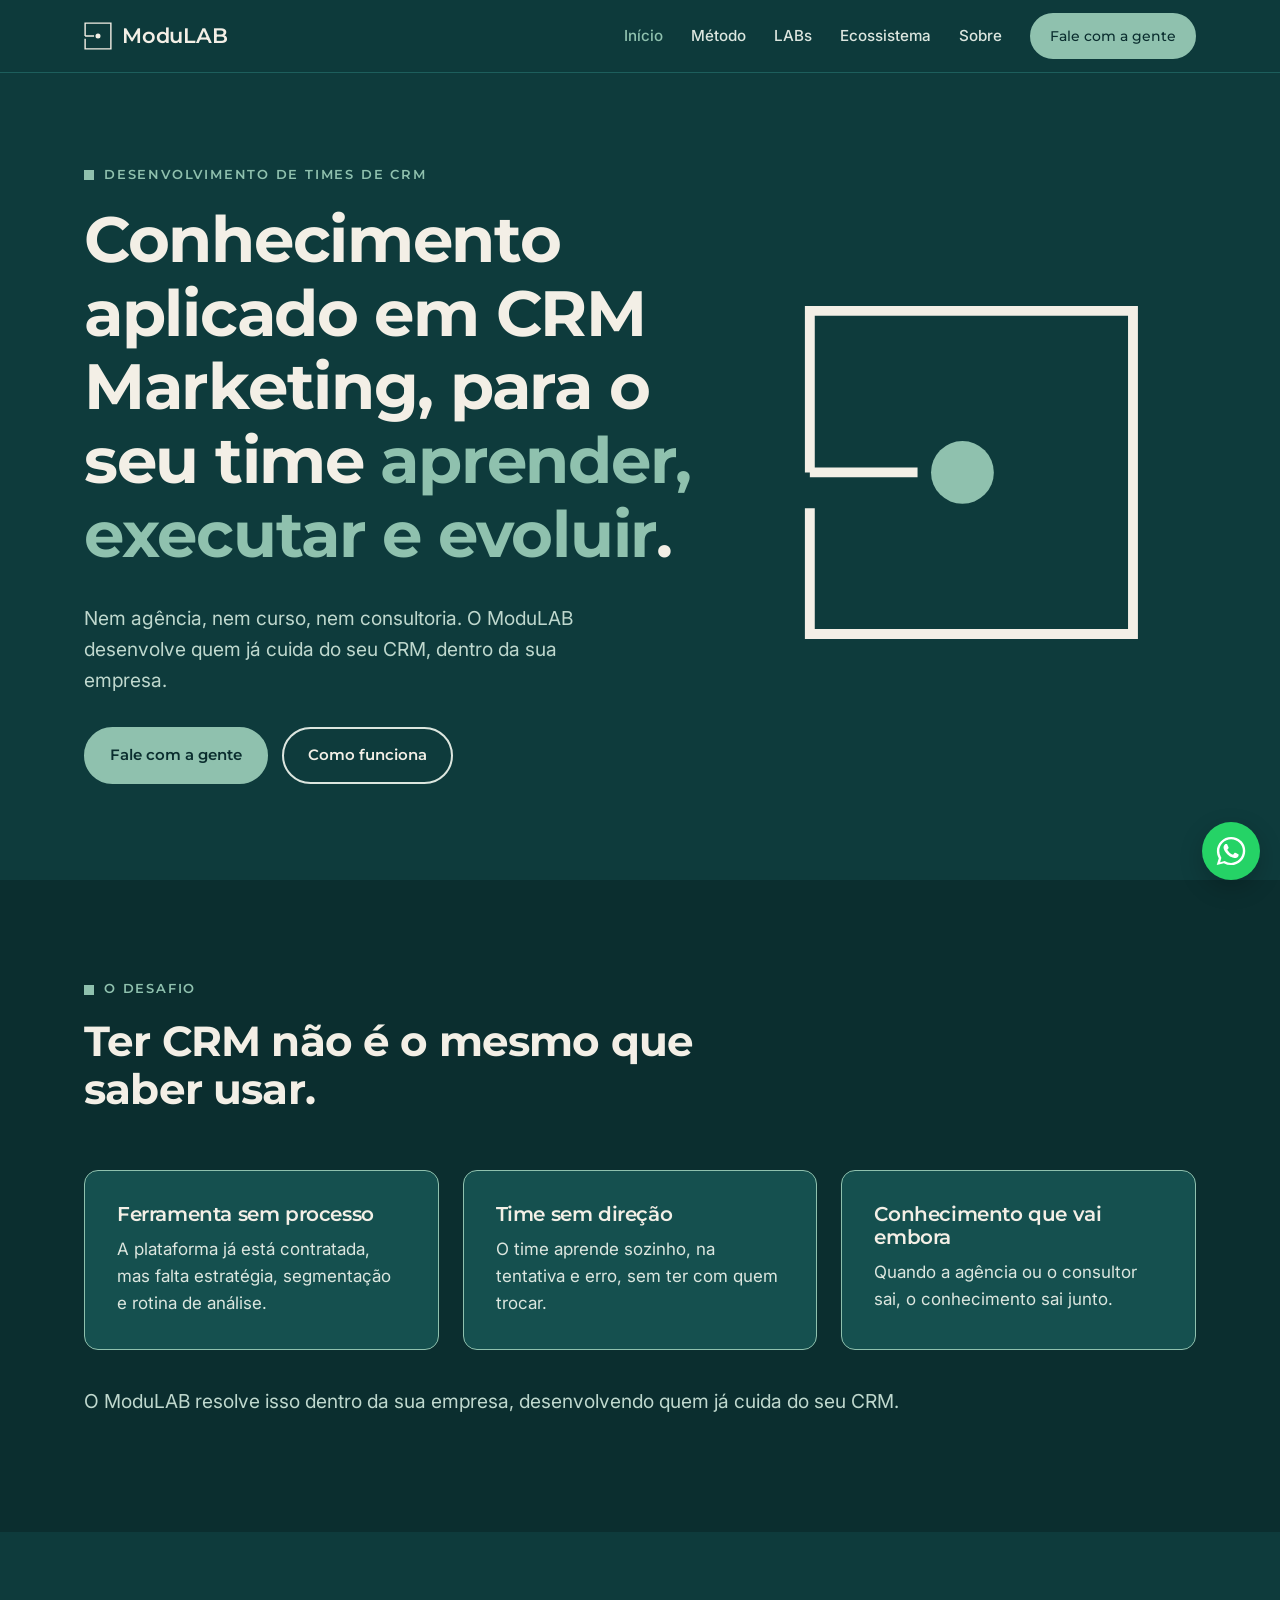
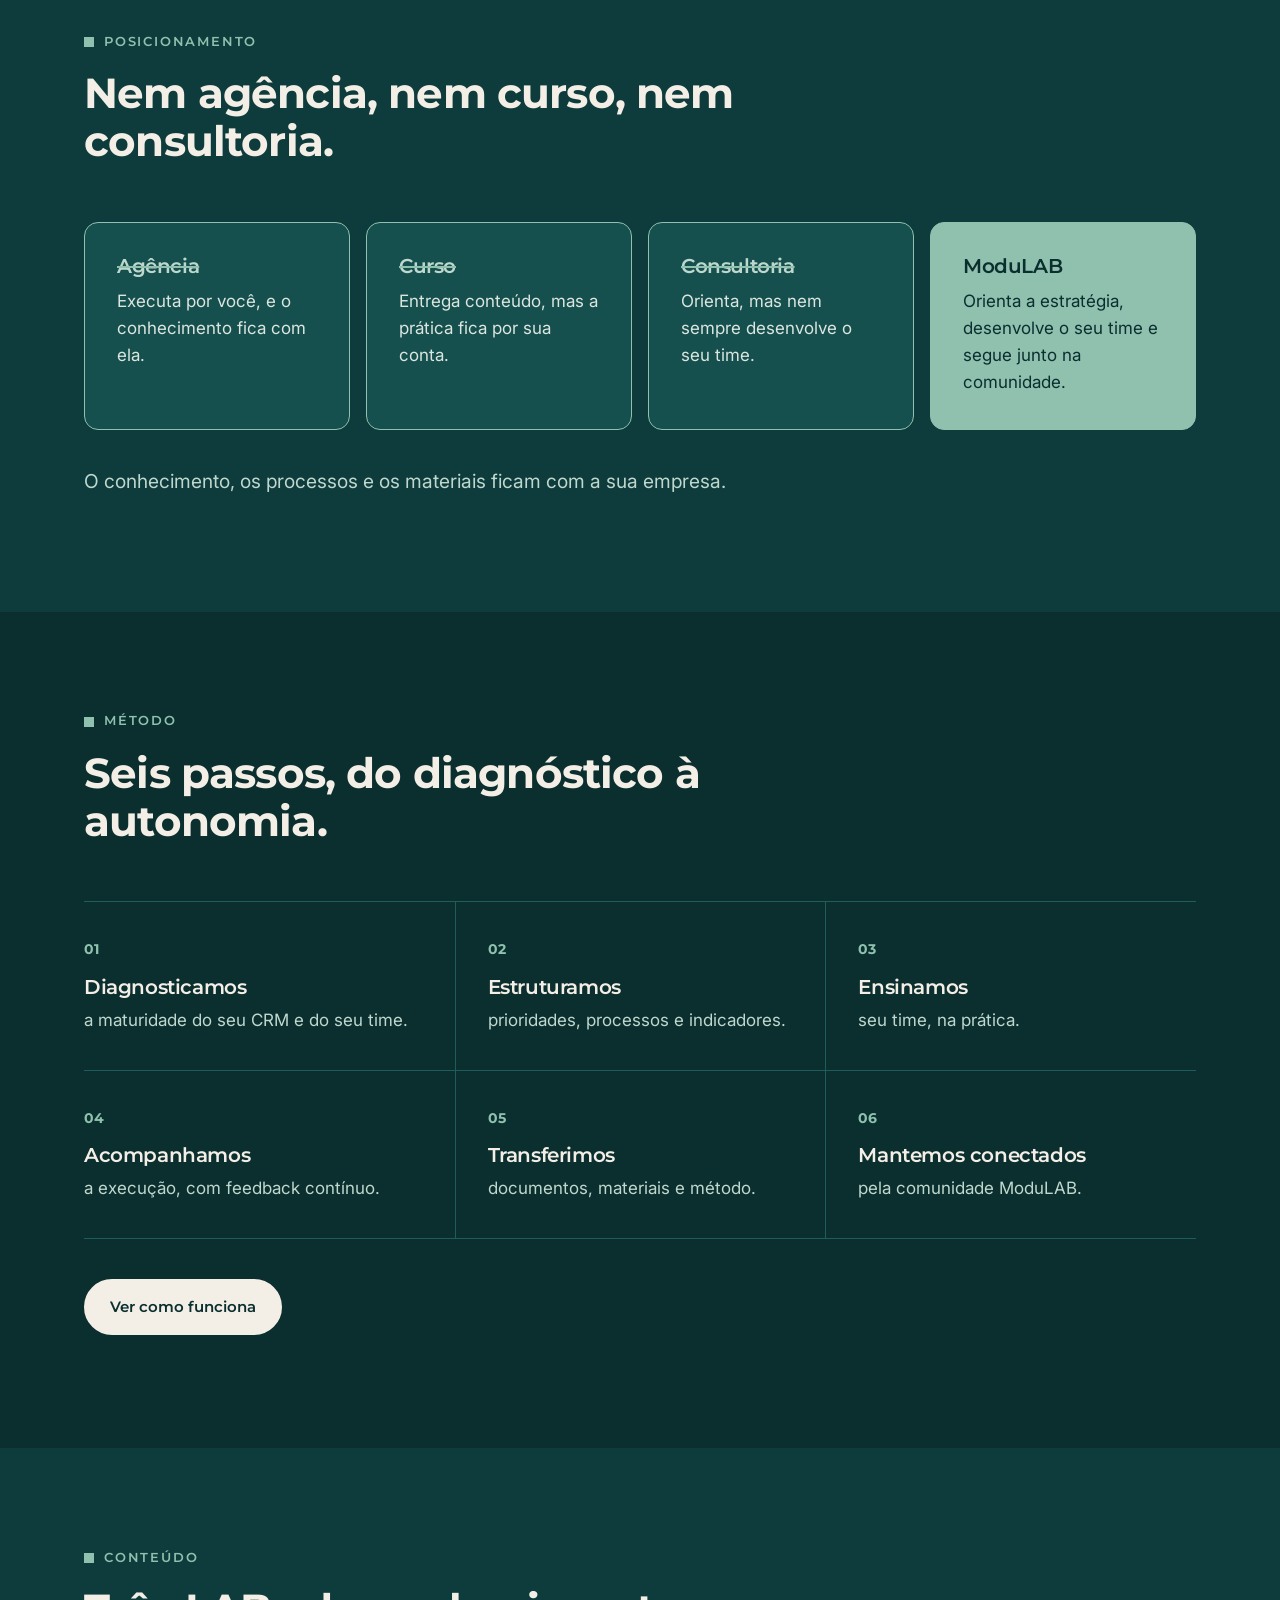
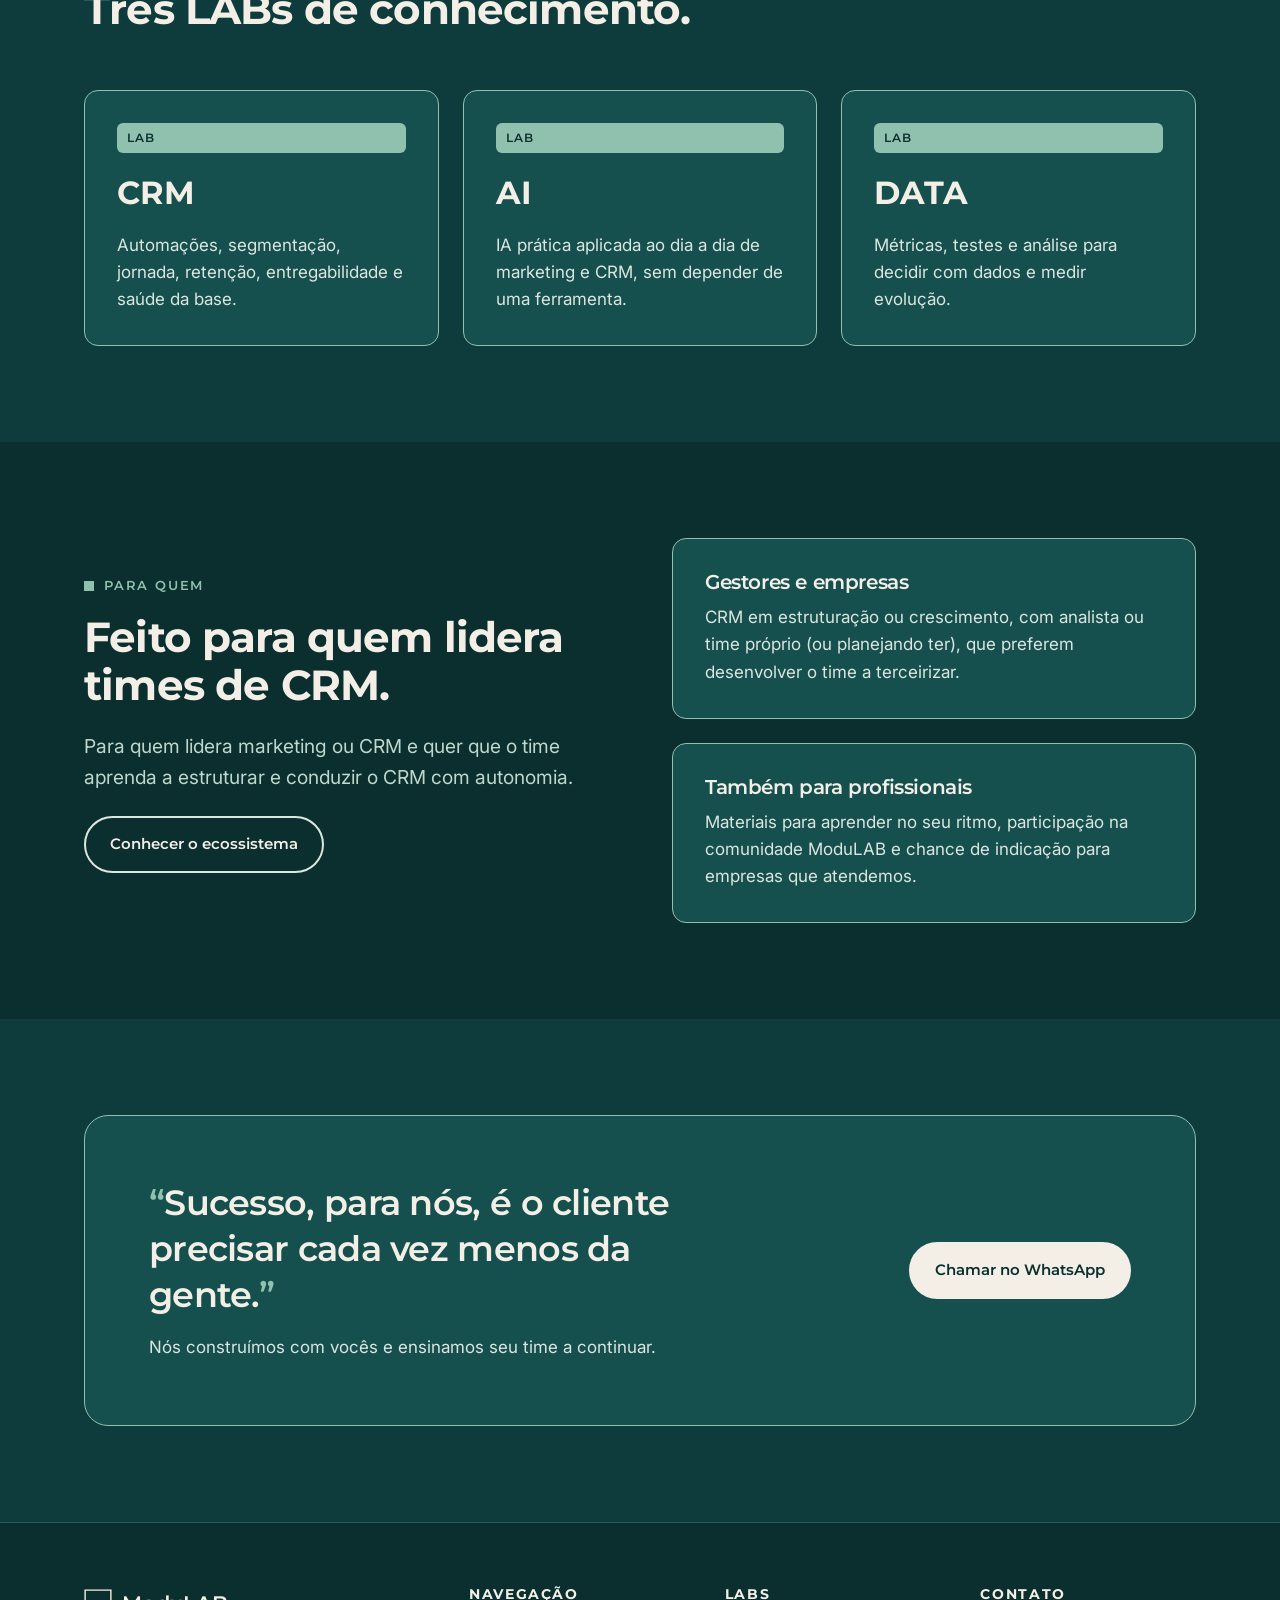
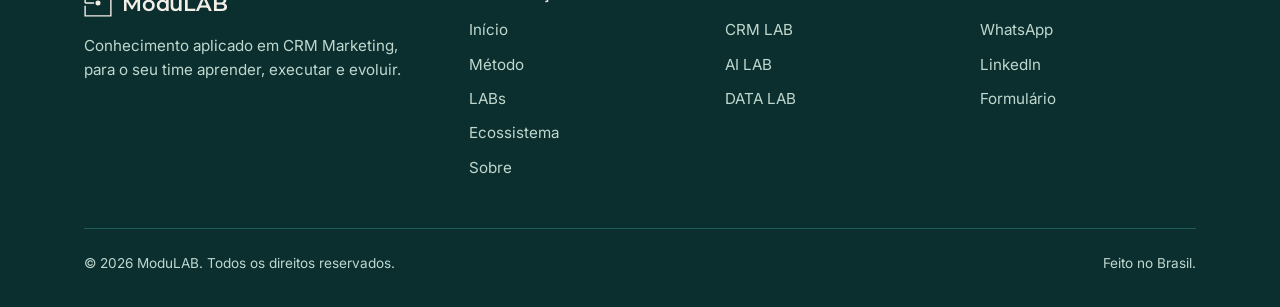
<file: index.html>
<!doctype html>
<html lang="pt-BR">
<head>
  <meta charset="utf-8">
  <meta name="viewport" content="width=device-width, initial-scale=1">
  <title>ModuLAB | Desenvolvimento de times de CRM</title>
  <meta name="description" content="Conhecimento aplicado em CRM Marketing, para o seu time aprender, executar e evoluir. O ModuLAB desenvolve quem já cuida do seu CRM.">
  <meta property="og:title" content="ModuLAB | Desenvolvimento de times de CRM">
  <meta property="og:description" content="Conhecimento aplicado em CRM Marketing, para o seu time aprender, executar e evoluir.">
  <meta property="og:type" content="website">
  <meta property="og:image" content="assets/logo-modulab.webp">
  <link rel="icon" href="assets/favicon.svg" type="image/svg+xml">
  <link rel="preconnect" href="https://fonts.googleapis.com">
  <link rel="preconnect" href="https://fonts.gstatic.com" crossorigin>
  <link href="https://fonts.googleapis.com/css2?family=Inter:wght@400;500;600&family=Montserrat:wght@600;700&display=swap" rel="stylesheet">
  <link rel="stylesheet" href="assets/style.css">
</head>
<body>
  <div data-header></div>

  <main>
    <section class="hero">
      <div class="wrap hero-grid">
        <div>
          <div class="eyebrow">Desenvolvimento de times de CRM</div>
          <h1>Conhecimento aplicado em CRM Marketing, para o seu time <span>aprender, executar e evoluir</span>.</h1>
          <p class="lead">Nem agência, nem curso, nem consultoria. O ModuLAB desenvolve quem já cuida do seu CRM, dentro da sua empresa.</p>
          <div class="actions">
            <a class="btn" href="contato.html">Fale com a gente</a>
            <a class="btn ghost" href="metodo.html">Como funciona</a>
          </div>
        </div>
        <div class="hero-art" aria-hidden="true">
          <svg class="hero-mark" viewBox="0 0 100 100" fill="none" stroke="currentColor" stroke-width="2.2">
            <path d="M14 50V14h72v72H14V58M14 50h24"/>
            <circle class="dot" cx="48" cy="50" r="7" stroke="none"/>
          </svg>
        </div>
      </div>
    </section>

    <section class="paper">
      <div class="wrap">
        <div class="section-head">
          <div class="eyebrow">O desafio</div>
          <h2>Ter CRM não é o mesmo que saber usar.</h2>
        </div>
        <div class="grid g3">
          <div class="card"><h3>Ferramenta sem processo</h3><p>A plataforma já está contratada, mas falta estratégia, segmentação e rotina de análise.</p></div>
          <div class="card"><h3>Time sem direção</h3><p>O time aprende sozinho, na tentativa e erro, sem ter com quem trocar.</p></div>
          <div class="card"><h3>Conhecimento que vai embora</h3><p>Quando a agência ou o consultor sai, o conhecimento sai junto.</p></div>
        </div>
        <p class="lead" style="margin-top:36px;max-width:none">O ModuLAB resolve isso dentro da sua empresa, desenvolvendo quem já cuida do seu CRM.</p>
      </div>
    </section>

    <section>
      <div class="wrap">
        <div class="section-head">
          <div class="eyebrow">Posicionamento</div>
          <h2>Nem agência, nem curso, nem consultoria.</h2>
        </div>
        <div class="compare">
          <div class="card"><h3>Agência</h3><p>Executa por você, e o conhecimento fica com ela.</p></div>
          <div class="card"><h3>Curso</h3><p>Entrega conteúdo, mas a prática fica por sua conta.</p></div>
          <div class="card"><h3>Consultoria</h3><p>Orienta, mas nem sempre desenvolve o seu time.</p></div>
          <div class="card us"><h3>ModuLAB</h3><p>Orienta a estratégia, desenvolve o seu time e segue junto na comunidade.</p></div>
        </div>
        <p class="lead" style="margin-top:36px;max-width:none">O conhecimento, os processos e os materiais ficam com a sua empresa.</p>
      </div>
    </section>

    <section class="dark">
      <div class="wrap">
        <div class="section-head">
          <div class="eyebrow">Método</div>
          <h2>Seis passos, do diagnóstico à autonomia.</h2>
        </div>
        <div class="steps">
          <div class="step"><h3>Diagnosticamos</h3><p>a maturidade do seu CRM e do seu time.</p></div>
          <div class="step"><h3>Estruturamos</h3><p>prioridades, processos e indicadores.</p></div>
          <div class="step"><h3>Ensinamos</h3><p>seu time, na prática.</p></div>
          <div class="step"><h3>Acompanhamos</h3><p>a execução, com feedback contínuo.</p></div>
          <div class="step"><h3>Transferimos</h3><p>documentos, materiais e método.</p></div>
          <div class="step"><h3>Mantemos conectados</h3><p>pela comunidade ModuLAB.</p></div>
        </div>
        <p style="margin-top:40px"><a class="btn light" href="metodo.html">Ver como funciona</a></p>
      </div>
    </section>

    <section>
      <div class="wrap">
        <div class="section-head">
          <div class="eyebrow">Conteúdo</div>
          <h2>Três LABs de conhecimento.</h2>
        </div>
        <div class="grid g3">
          <a class="card lab" href="labs.html#crm" style="text-decoration:none">
            <span class="tag">LAB</span><span class="lab-name">CRM</span>
            <p>Automações, segmentação, jornada, retenção, entregabilidade e saúde da base.</p>
          </a>
          <a class="card lab" href="labs.html#ai" style="text-decoration:none">
            <span class="tag">LAB</span><span class="lab-name">AI</span>
            <p>IA prática aplicada ao dia a dia de marketing e CRM, sem depender de uma ferramenta.</p>
          </a>
          <a class="card lab" href="labs.html#data" style="text-decoration:none">
            <span class="tag">LAB</span><span class="lab-name">DATA</span>
            <p>Métricas, testes e análise para decidir com dados e medir evolução.</p>
          </a>
        </div>
      </div>
    </section>

    <section class="paper">
      <div class="wrap split">
        <div>
          <div class="eyebrow">Para quem</div>
          <h2>Feito para quem lidera times de CRM.</h2>
          <p class="lead">Para quem lidera marketing ou CRM e quer que o time aprenda a estruturar e conduzir o CRM com autonomia.</p>
          <p style="margin-top:24px"><a class="btn ghost" href="ecossistema.html">Conhecer o ecossistema</a></p>
        </div>
        <div class="grid">
          <div class="card"><h3>Gestores e empresas</h3><p>CRM em estruturação ou crescimento, com analista ou time próprio (ou planejando ter), que preferem desenvolver o time a terceirizar.</p></div>
          <div class="card"><h3>Também para profissionais</h3><p>Materiais para aprender no seu ritmo, participação na comunidade ModuLAB e chance de indicação para empresas que atendemos.</p></div>
        </div>
      </div>
    </section>

    <section>
      <div class="wrap">
        <div class="cta">
          <div>
            <p class="quote" style="color:var(--offwhite);margin-bottom:16px">Sucesso, para nós, é o cliente precisar cada vez menos da gente.</p>
            <p>Nós construímos com vocês e ensinamos seu time a continuar.</p>
          </div>
          <div class="actions">
            <a class="btn light" data-wa>Chamar no WhatsApp</a>
          </div>
        </div>
      </div>
    </section>
  </main>

  <div data-footer></div>
  <script src="assets/main.js"></script>
</body>
</html>
</file>
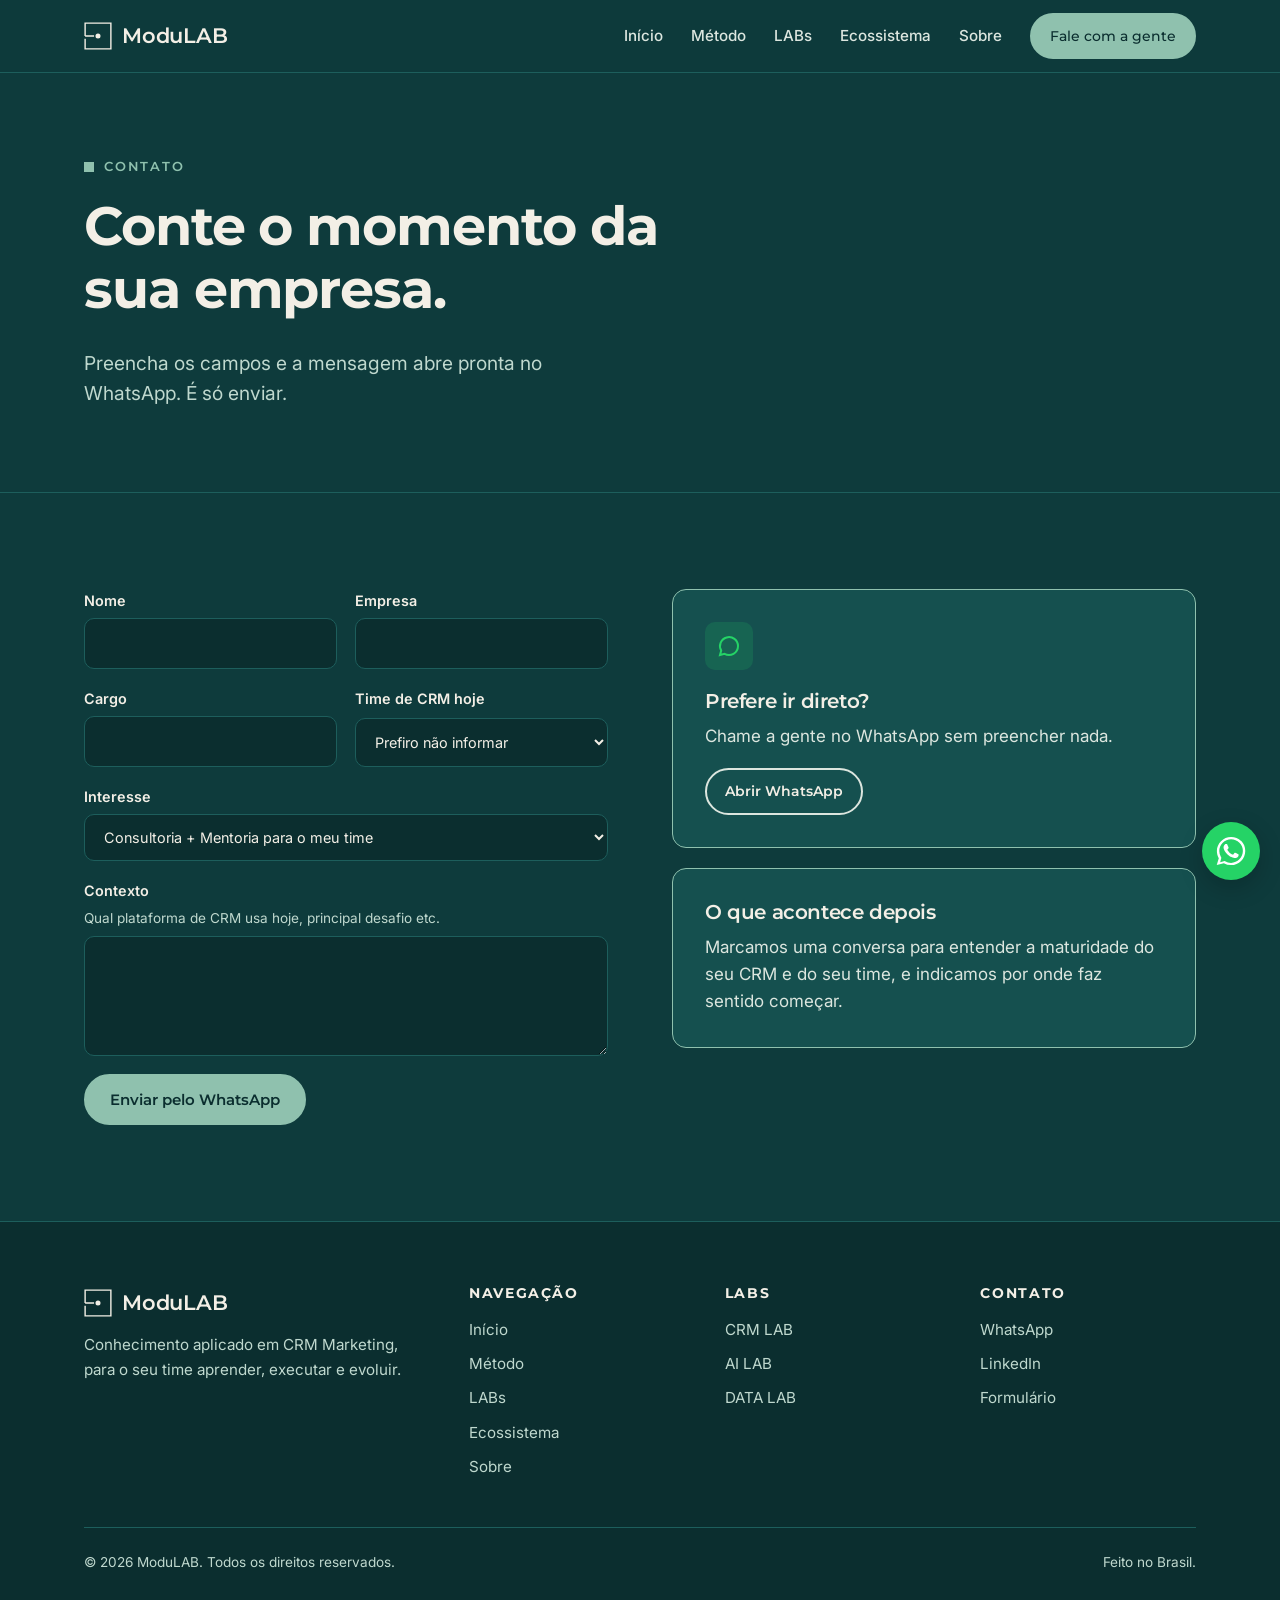
<file: contato.html>
<!doctype html>
<html lang="pt-BR">
<head>
  <meta charset="utf-8">
  <meta name="viewport" content="width=device-width, initial-scale=1">
  <title>Contato | ModuLAB</title>
  <meta name="description" content="Fale com o ModuLAB pelo WhatsApp e agende uma conversa sobre o CRM da sua empresa.">
  <link rel="icon" href="assets/favicon.svg" type="image/svg+xml">
  <link rel="preconnect" href="https://fonts.googleapis.com">
  <link rel="preconnect" href="https://fonts.gstatic.com" crossorigin>
  <link href="https://fonts.googleapis.com/css2?family=Inter:wght@400;500;600&family=Montserrat:wght@600;700&display=swap" rel="stylesheet">
  <link rel="stylesheet" href="assets/style.css">
</head>
<body>
  <div data-header></div>

  <main>
    <section class="page-hero">
      <div class="wrap">
        <div class="eyebrow">Contato</div>
        <h1>Conte o momento da sua empresa.</h1>
        <p class="lead">Preencha os campos e a mensagem abre pronta no WhatsApp. É só enviar.</p>
      </div>
    </section>

    <section>
      <div class="wrap split" style="align-items:start">
        <form id="contact-form" class="form">
          <div class="row">
            <label>Nome<input name="nome" required autocomplete="name"></label>
            <label>Empresa<input name="empresa" required autocomplete="organization"></label>
          </div>
          <div class="row">
            <label>Cargo<input name="cargo" autocomplete="organization-title"></label>
            <label>Time de CRM hoje
              <select name="time">
                <option value="">Prefiro não informar</option>
                <option>Ainda não temos, estamos planejando</option>
                <option>1 analista</option>
                <option>Time de 2 a 5 pessoas</option>
                <option>Time com mais de 5 pessoas</option>
              </select>
            </label>
          </div>
          <label>Interesse
            <select name="interesse" required>
              <option>Consultoria + Mentoria para o meu time</option>
              <option>Comunidade ModuLAB</option>
              <option>Materiais e trilhas</option>
              <option>Sou profissional de CRM</option>
              <option>Ainda não sei</option>
            </select>
          </label>
          <label>Contexto <span class="hint">Qual plataforma de CRM usa hoje, principal desafio etc.</span>
            <textarea name="mensagem"></textarea>
          </label>
          <div><button class="btn" type="submit">Enviar pelo WhatsApp</button></div>
        </form>

        <div class="contact-side">
          <div class="card">
            <div class="icon" style="background:rgba(37,211,102,.15);color:#25d366"><svg viewBox="0 0 24 24" fill="none" stroke="currentColor" stroke-width="2"><path d="M21 12a9 9 0 0 1-13.5 7.8L3 21l1.2-4.4A9 9 0 1 1 21 12z"/></svg></div>
            <h3>Prefere ir direto?</h3>
            <p style="margin-bottom:18px">Chame a gente no WhatsApp sem preencher nada.</p>
            <a class="btn ghost sm" data-wa>Abrir WhatsApp</a>
          </div>
          <div class="card">
            <h3>O que acontece depois</h3>
            <p>Marcamos uma conversa para entender a maturidade do seu CRM e do seu time, e indicamos por onde faz sentido começar.</p>
          </div>
        </div>
      </div>
    </section>
  </main>

  <div data-footer></div>
  <script src="assets/main.js"></script>
</body>
</html>
</file>
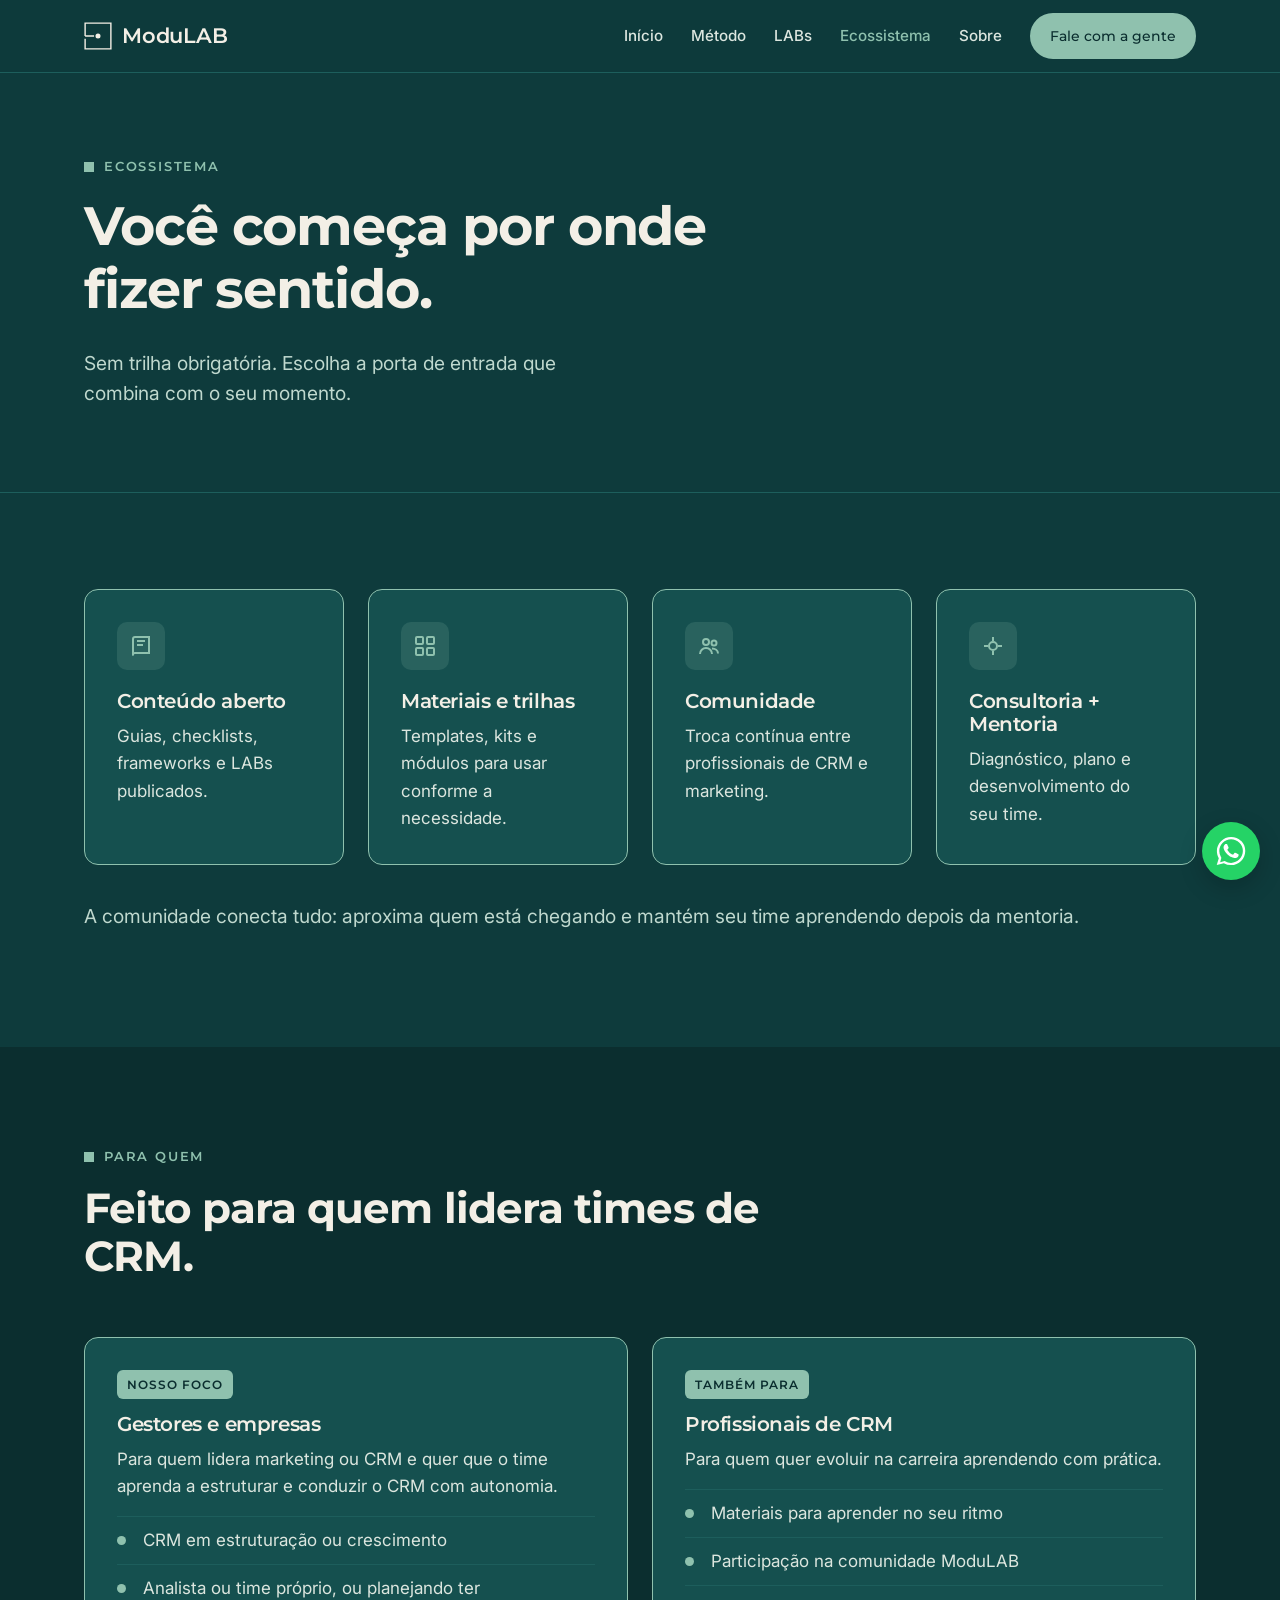
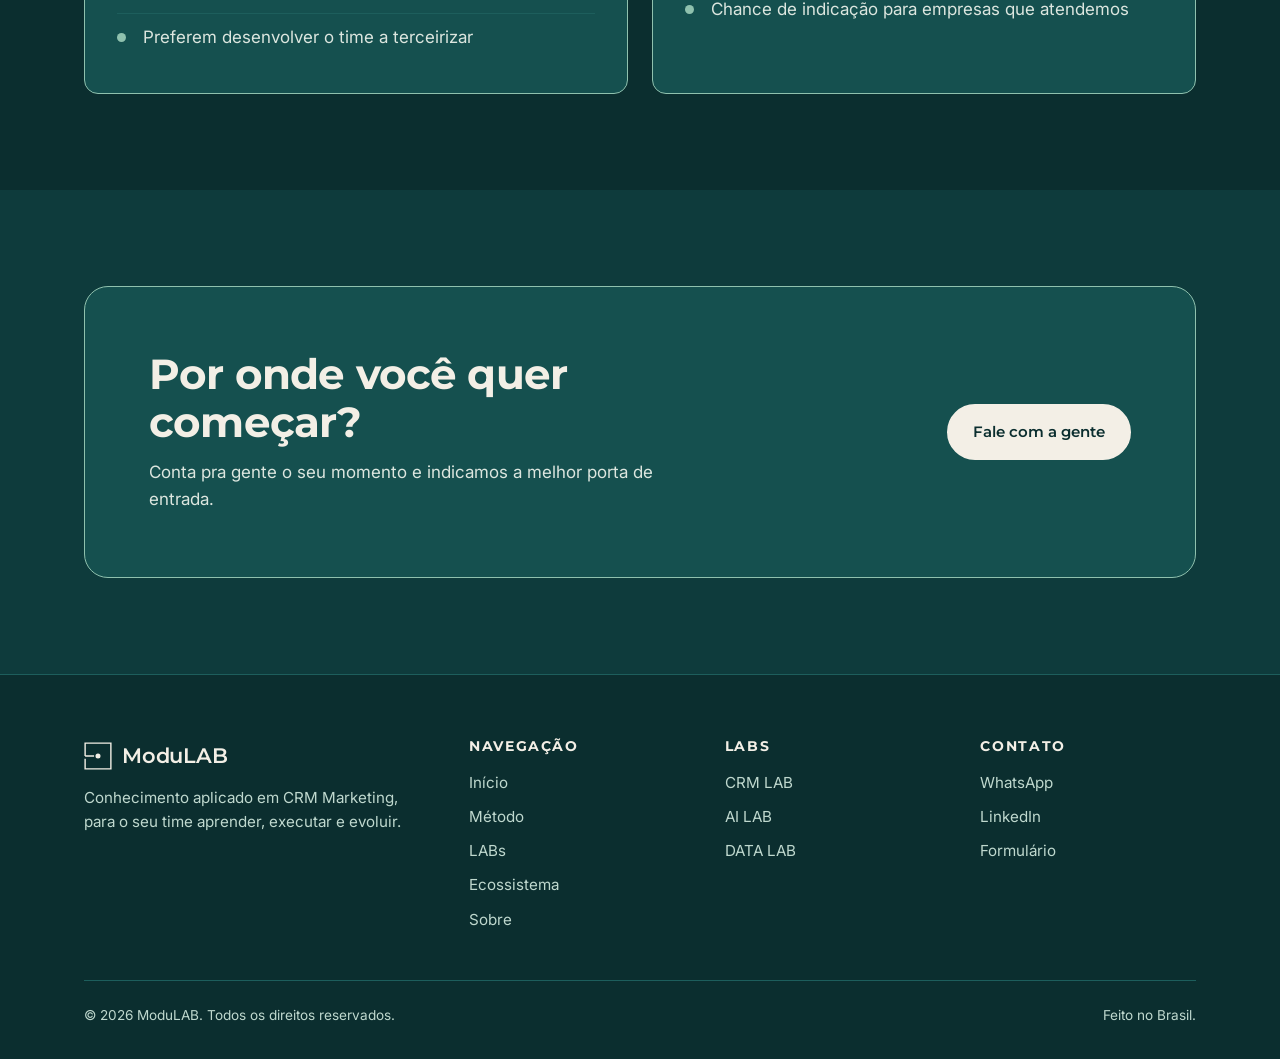
<file: ecossistema.html>
<!doctype html>
<html lang="pt-BR">
<head>
  <meta charset="utf-8">
  <meta name="viewport" content="width=device-width, initial-scale=1">
  <title>Ecossistema | ModuLAB</title>
  <meta name="description" content="Conteúdo aberto, materiais e trilhas, comunidade e consultoria com mentoria. Você começa por onde fizer sentido.">
  <link rel="icon" href="assets/favicon.svg" type="image/svg+xml">
  <link rel="preconnect" href="https://fonts.googleapis.com">
  <link rel="preconnect" href="https://fonts.gstatic.com" crossorigin>
  <link href="https://fonts.googleapis.com/css2?family=Inter:wght@400;500;600&family=Montserrat:wght@600;700&display=swap" rel="stylesheet">
  <link rel="stylesheet" href="assets/style.css">
</head>
<body>
  <div data-header></div>

  <main>
    <section class="page-hero">
      <div class="wrap">
        <div class="eyebrow">Ecossistema</div>
        <h1>Você começa por onde fizer sentido.</h1>
        <p class="lead">Sem trilha obrigatória. Escolha a porta de entrada que combina com o seu momento.</p>
      </div>
    </section>

    <section>
      <div class="wrap">
        <div class="grid g4">
          <div class="card">
            <div class="icon"><svg viewBox="0 0 24 24" fill="none" stroke="currentColor" stroke-width="2"><path d="M4 19.5V5a2 2 0 0 1 2-2h14v16H6a2 2 0 0 0-2 2.5z"/><path d="M8 7h8M8 11h6"/></svg></div>
            <h3>Conteúdo aberto</h3><p>Guias, checklists, frameworks e LABs publicados.</p>
          </div>
          <div class="card">
            <div class="icon"><svg viewBox="0 0 24 24" fill="none" stroke="currentColor" stroke-width="2"><rect x="3" y="3" width="7" height="7" rx="1"/><rect x="14" y="3" width="7" height="7" rx="1"/><rect x="3" y="14" width="7" height="7" rx="1"/><rect x="14" y="14" width="7" height="7" rx="1"/></svg></div>
            <h3>Materiais e trilhas</h3><p>Templates, kits e módulos para usar conforme a necessidade.</p>
          </div>
          <div class="card">
            <div class="icon"><svg viewBox="0 0 24 24" fill="none" stroke="currentColor" stroke-width="2"><circle cx="9" cy="8" r="3"/><circle cx="17" cy="9" r="2.5"/><path d="M3 20c0-3.3 2.7-6 6-6s6 2.7 6 6M15 14.5c3 0 6 1.8 6 5"/></svg></div>
            <h3>Comunidade</h3><p>Troca contínua entre profissionais de CRM e marketing.</p>
          </div>
          <div class="card">
            <div class="icon"><svg viewBox="0 0 24 24" fill="none" stroke="currentColor" stroke-width="2"><path d="M12 3v4M12 17v4M3 12h4M17 12h4"/><circle cx="12" cy="12" r="4"/></svg></div>
            <h3>Consultoria + Mentoria</h3><p>Diagnóstico, plano e desenvolvimento do seu time.</p>
          </div>
        </div>
        <p class="lead" style="margin-top:36px;max-width:none">A comunidade conecta tudo: aproxima quem está chegando e mantém seu time aprendendo depois da mentoria.</p>
      </div>
    </section>

    <section class="paper">
      <div class="wrap">
        <div class="section-head">
          <div class="eyebrow">Para quem</div>
          <h2>Feito para quem lidera times de CRM.</h2>
        </div>
        <div class="grid g2">
          <div class="card">
            <span class="tag">Nosso foco</span>
            <h3 style="margin-top:14px">Gestores e empresas</h3>
            <p>Para quem lidera marketing ou CRM e quer que o time aprenda a estruturar e conduzir o CRM com autonomia.</p>
            <div class="duo" style="display:block"><ul>
              <li>CRM em estruturação ou crescimento</li>
              <li>Analista ou time próprio, ou planejando ter</li>
              <li>Preferem desenvolver o time a terceirizar</li>
            </ul></div>
          </div>
          <div class="card">
            <span class="tag">Também para</span>
            <h3 style="margin-top:14px">Profissionais de CRM</h3>
            <p>Para quem quer evoluir na carreira aprendendo com prática.</p>
            <div class="duo" style="display:block"><ul>
              <li>Materiais para aprender no seu ritmo</li>
              <li>Participação na comunidade ModuLAB</li>
              <li>Chance de indicação para empresas que atendemos</li>
            </ul></div>
          </div>
        </div>
      </div>
    </section>

    <section>
      <div class="wrap">
        <div class="cta">
          <div>
            <h2>Por onde você quer começar?</h2>
            <p>Conta pra gente o seu momento e indicamos a melhor porta de entrada.</p>
          </div>
          <div class="actions"><a class="btn light" href="contato.html">Fale com a gente</a></div>
        </div>
      </div>
    </section>
  </main>

  <div data-footer></div>
  <script src="assets/main.js"></script>
</body>
</html>
</file>
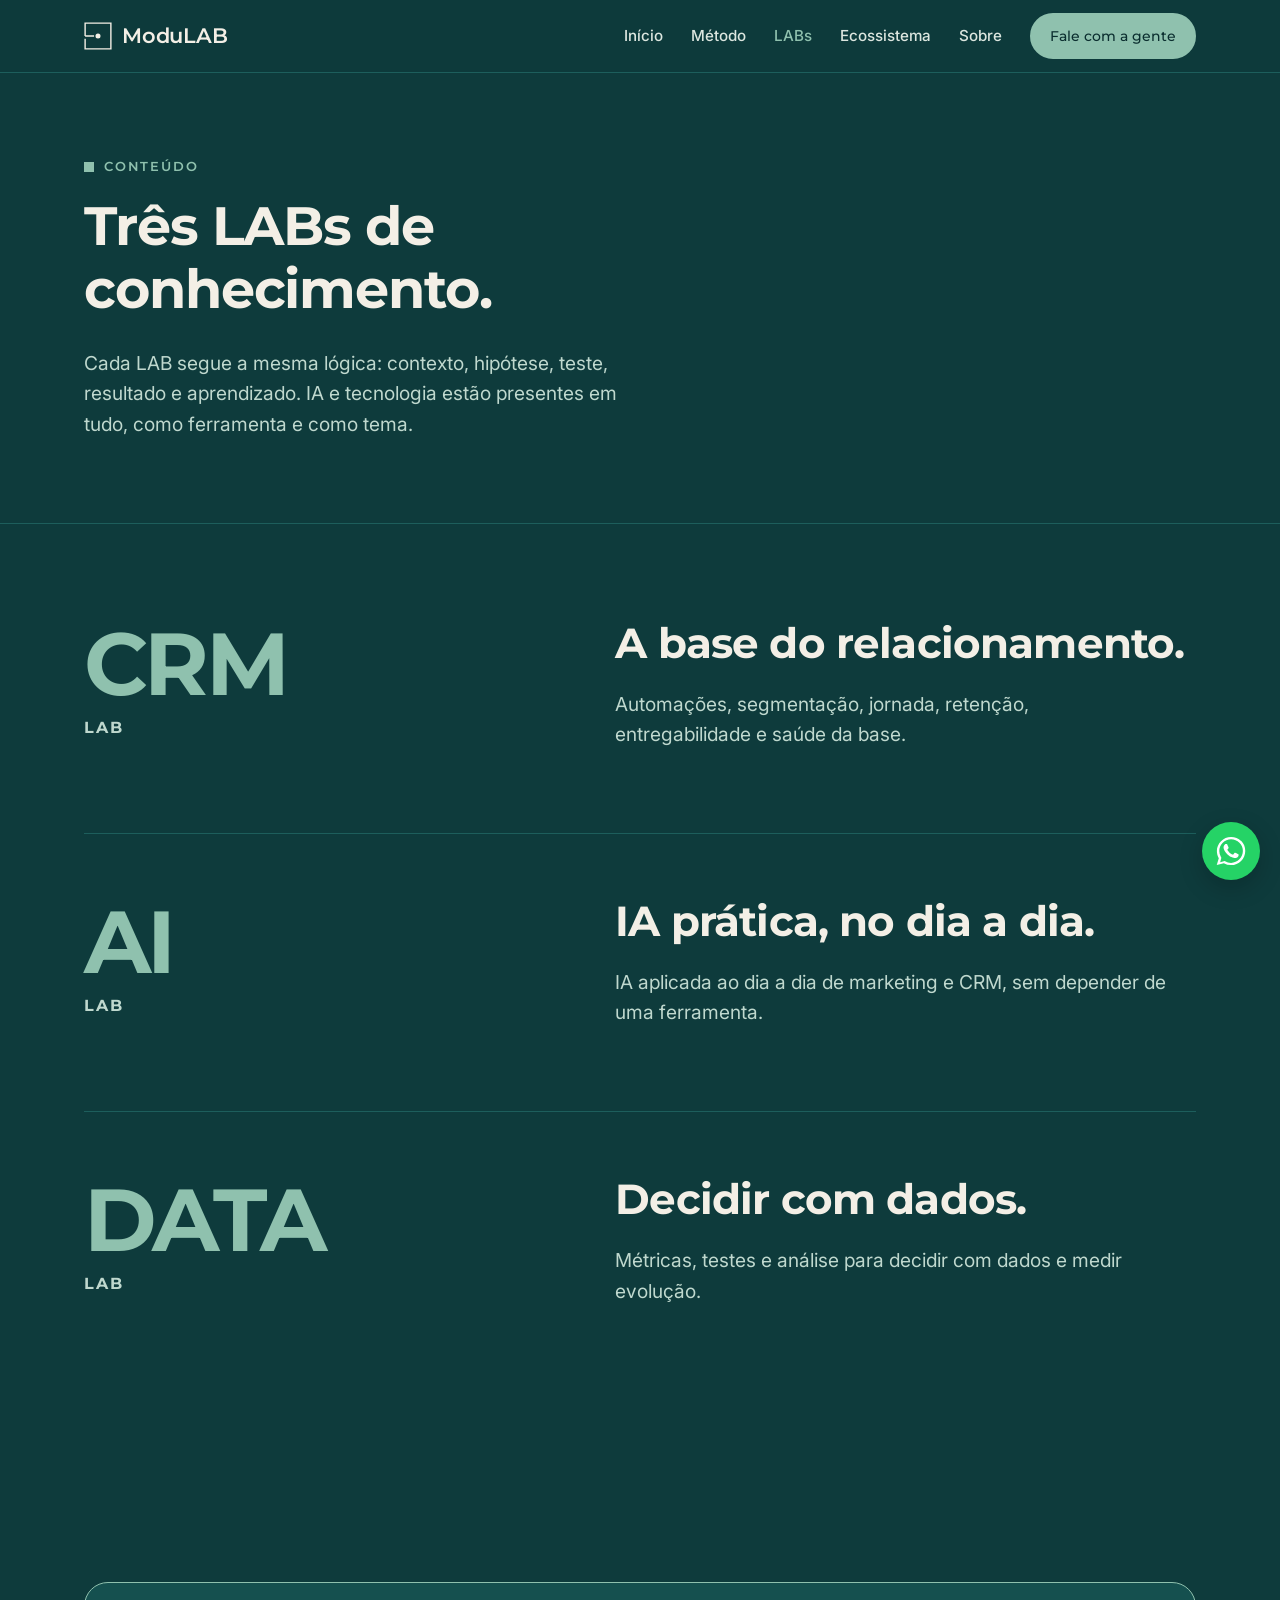
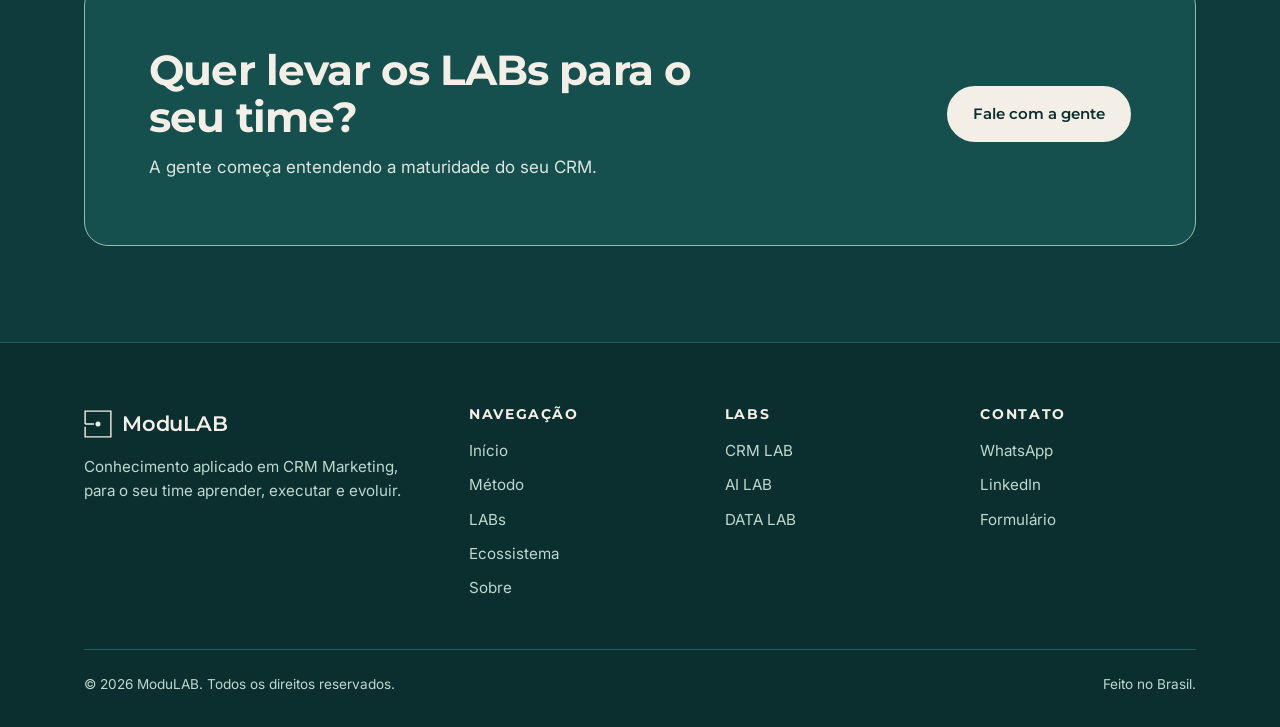
<file: labs.html>
<!doctype html>
<html lang="pt-BR">
<head>
  <meta charset="utf-8">
  <meta name="viewport" content="width=device-width, initial-scale=1">
  <title>LABs | ModuLAB</title>
  <meta name="description" content="CRM LAB, AI LAB e DATA LAB: os três LABs de conhecimento do ModuLAB.">
  <link rel="icon" href="assets/favicon.svg" type="image/svg+xml">
  <link rel="preconnect" href="https://fonts.googleapis.com">
  <link rel="preconnect" href="https://fonts.gstatic.com" crossorigin>
  <link href="https://fonts.googleapis.com/css2?family=Inter:wght@400;500;600&family=Montserrat:wght@600;700&display=swap" rel="stylesheet">
  <link rel="stylesheet" href="assets/style.css">
</head>
<body>
  <div data-header></div>

  <main>
    <section class="page-hero">
      <div class="wrap">
        <div class="eyebrow">Conteúdo</div>
        <h1>Três LABs de conhecimento.</h1>
        <p class="lead">Cada LAB segue a mesma lógica: contexto, hipótese, teste, resultado e aprendizado. IA e tecnologia estão presentes em tudo, como ferramenta e como tema.</p>
      </div>
    </section>

    <section>
      <div class="wrap">
        <div class="lab-block" id="crm">
          <div class="lab-badge">CRM<small>LAB</small></div>
          <div>
            <h2>A base do relacionamento.</h2>
            <p class="lead">Automações, segmentação, jornada, retenção, entregabilidade e saúde da base.</p>
          </div>
        </div>
        <div class="lab-block" id="ai">
          <div class="lab-badge">AI<small>LAB</small></div>
          <div>
            <h2>IA prática, no dia a dia.</h2>
            <p class="lead">IA aplicada ao dia a dia de marketing e CRM, sem depender de uma ferramenta.</p>
          </div>
        </div>
        <div class="lab-block" id="data">
          <div class="lab-badge">DATA<small>LAB</small></div>
          <div>
            <h2>Decidir com dados.</h2>
            <p class="lead">Métricas, testes e análise para decidir com dados e medir evolução.</p>
          </div>
        </div>
      </div>
    </section>

    <section>
      <div class="wrap">
        <div class="cta">
          <div>
            <h2>Quer levar os LABs para o seu time?</h2>
            <p>A gente começa entendendo a maturidade do seu CRM.</p>
          </div>
          <div class="actions"><a class="btn light" href="contato.html">Fale com a gente</a></div>
        </div>
      </div>
    </section>
  </main>

  <div data-footer></div>
  <script src="assets/main.js"></script>
</body>
</html>
</file>
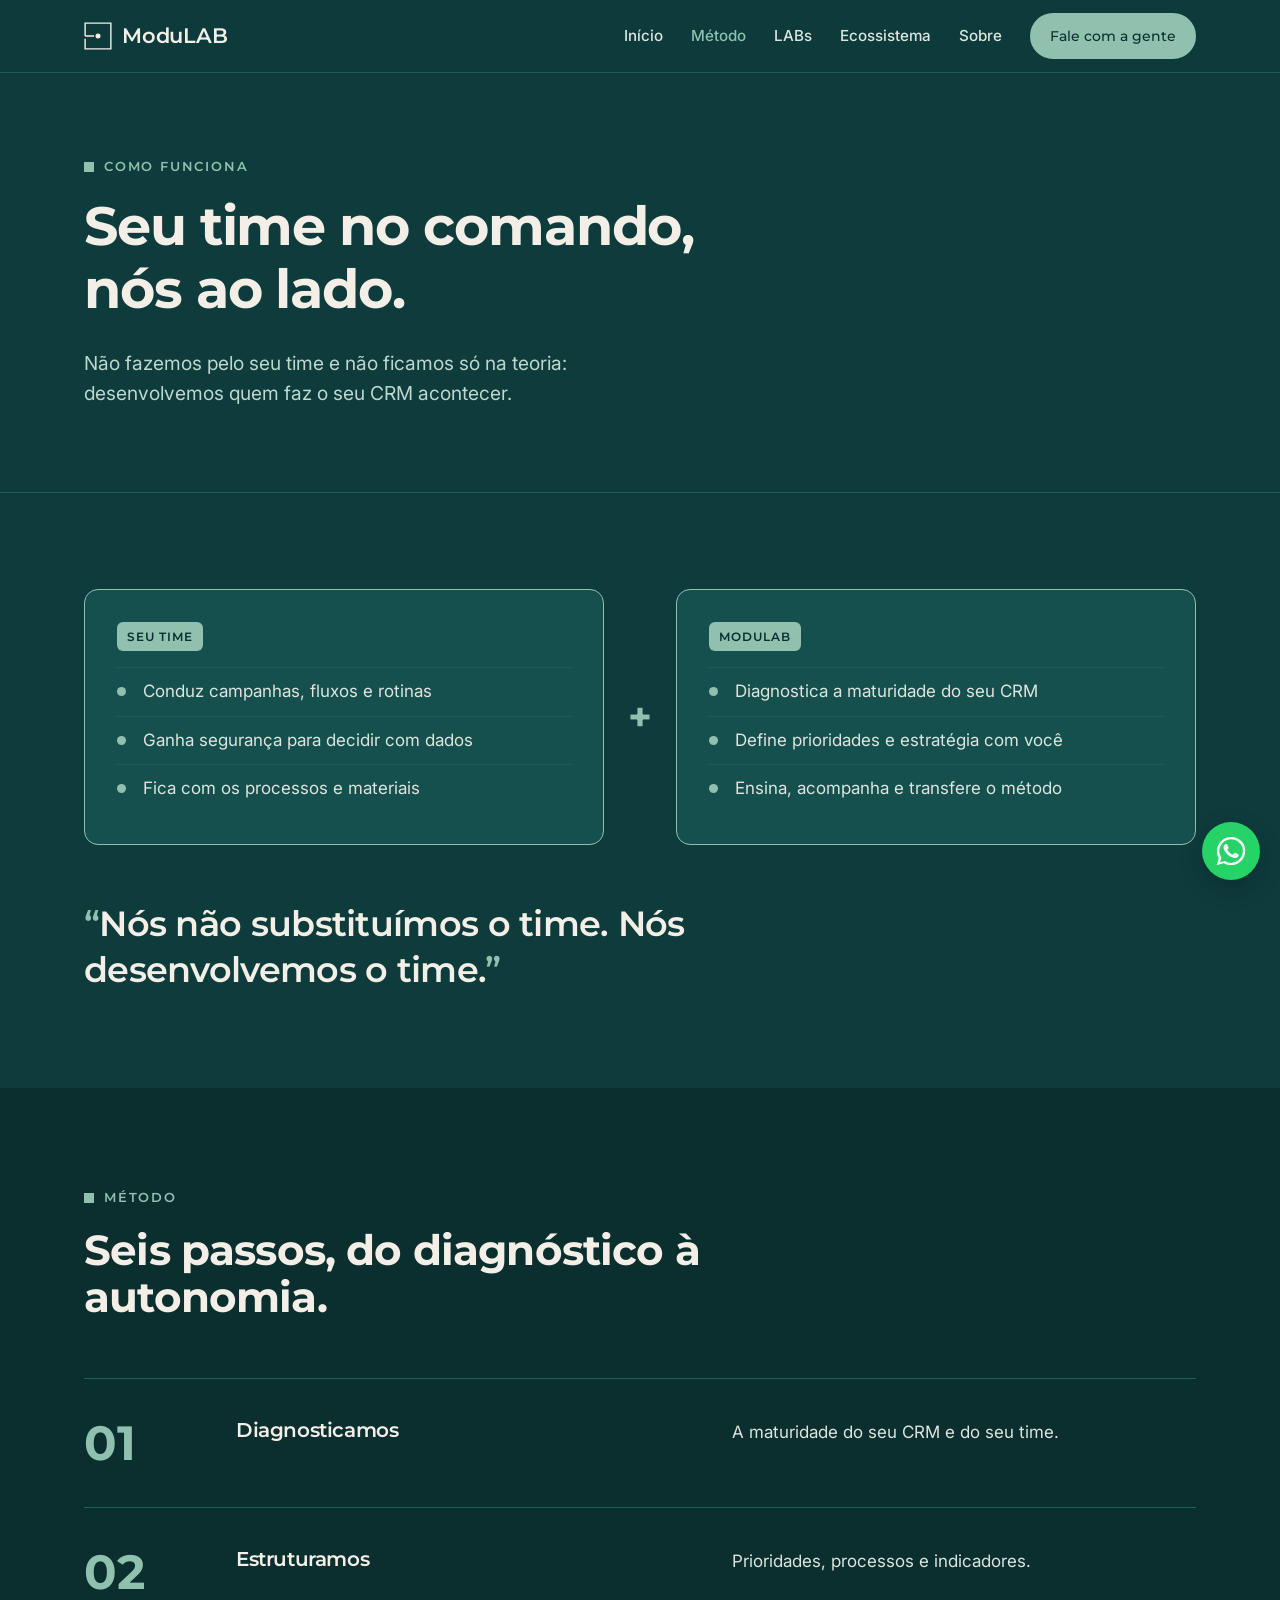
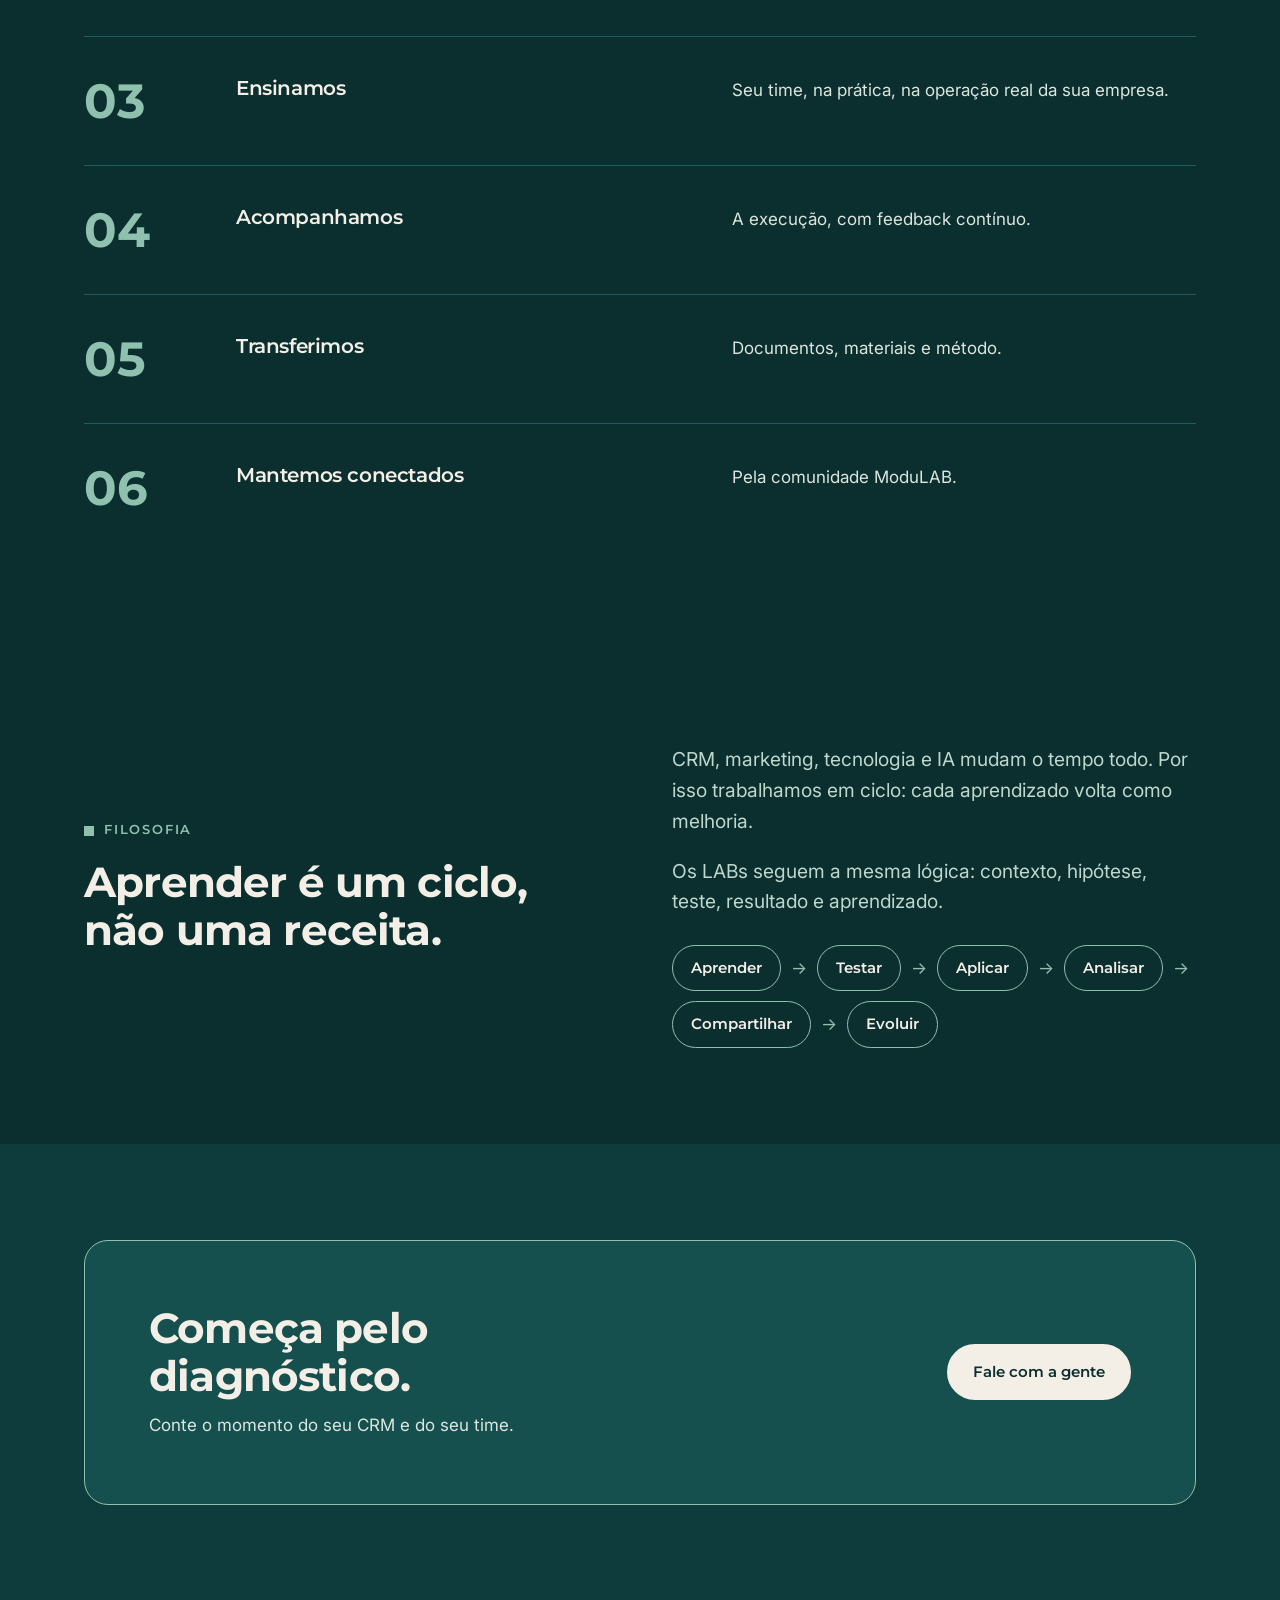
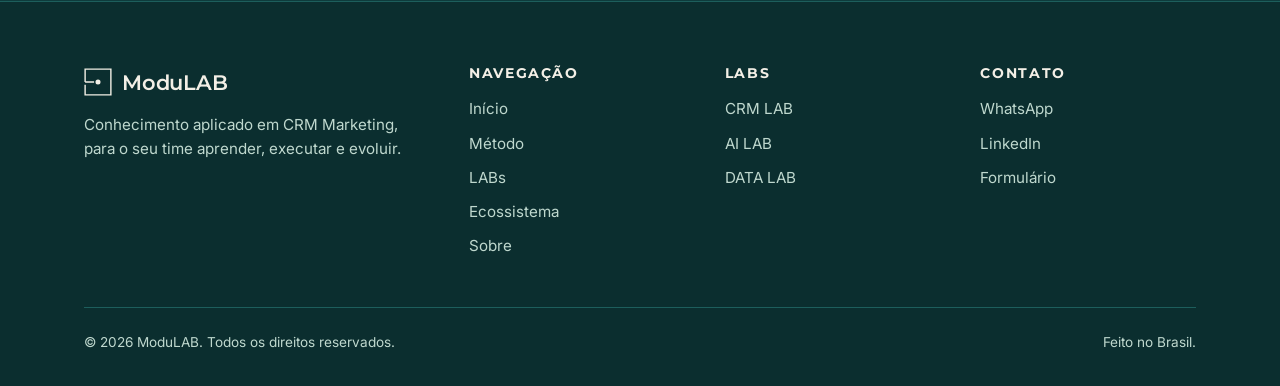
<file: metodo.html>
<!doctype html>
<html lang="pt-BR">
<head>
  <meta charset="utf-8">
  <meta name="viewport" content="width=device-width, initial-scale=1">
  <title>Método | ModuLAB</title>
  <meta name="description" content="Seu time no comando, nós ao lado. Seis passos do diagnóstico à autonomia, num ciclo contínuo de aprendizado.">
  <link rel="icon" href="assets/favicon.svg" type="image/svg+xml">
  <link rel="preconnect" href="https://fonts.googleapis.com">
  <link rel="preconnect" href="https://fonts.gstatic.com" crossorigin>
  <link href="https://fonts.googleapis.com/css2?family=Inter:wght@400;500;600&family=Montserrat:wght@600;700&display=swap" rel="stylesheet">
  <link rel="stylesheet" href="assets/style.css">
</head>
<body>
  <div data-header></div>

  <main>
    <section class="page-hero">
      <div class="wrap">
        <div class="eyebrow">Como funciona</div>
        <h1>Seu time no comando, nós ao lado.</h1>
        <p class="lead">Não fazemos pelo seu time e não ficamos só na teoria: desenvolvemos quem faz o seu CRM acontecer.</p>
      </div>
    </section>

    <section>
      <div class="wrap">
        <div class="duo">
          <div class="card">
            <span class="tag">Seu time</span>
            <ul>
              <li>Conduz campanhas, fluxos e rotinas</li>
              <li>Ganha segurança para decidir com dados</li>
              <li>Fica com os processos e materiais</li>
            </ul>
          </div>
          <div class="plus" aria-hidden="true">+</div>
          <div class="card">
            <span class="tag">ModuLAB</span>
            <ul>
              <li>Diagnostica a maturidade do seu CRM</li>
              <li>Define prioridades e estratégia com você</li>
              <li>Ensina, acompanha e transfere o método</li>
            </ul>
          </div>
        </div>
        <p class="quote" style="margin-top:56px">Nós não substituímos o time. Nós desenvolvemos o time.</p>
      </div>
    </section>

    <section class="paper">
      <div class="wrap">
        <div class="section-head">
          <div class="eyebrow">Método</div>
          <h2>Seis passos, do diagnóstico à autonomia.</h2>
        </div>
        <div class="method-list">
          <div class="method-item"><div class="num">01</div><div><h3>Diagnosticamos</h3></div><p>A maturidade do seu CRM e do seu time.</p></div>
          <div class="method-item"><div class="num">02</div><div><h3>Estruturamos</h3></div><p>Prioridades, processos e indicadores.</p></div>
          <div class="method-item"><div class="num">03</div><div><h3>Ensinamos</h3></div><p>Seu time, na prática, na operação real da sua empresa.</p></div>
          <div class="method-item"><div class="num">04</div><div><h3>Acompanhamos</h3></div><p>A execução, com feedback contínuo.</p></div>
          <div class="method-item"><div class="num">05</div><div><h3>Transferimos</h3></div><p>Documentos, materiais e método.</p></div>
          <div class="method-item"><div class="num">06</div><div><h3>Mantemos conectados</h3></div><p>Pela comunidade ModuLAB.</p></div>
        </div>
      </div>
    </section>

    <section class="dark">
      <div class="wrap split">
        <div>
          <div class="eyebrow">Filosofia</div>
          <h2>Aprender é um ciclo, não uma receita.</h2>
        </div>
        <div>
          <p class="lead">CRM, marketing, tecnologia e IA mudam o tempo todo. Por isso trabalhamos em ciclo: cada aprendizado volta como melhoria.</p>
          <p class="lead">Os LABs seguem a mesma lógica: contexto, hipótese, teste, resultado e aprendizado.</p>
          <div class="cycle">
            <span>Aprender</span><i>→</i><span>Testar</span><i>→</i><span>Aplicar</span><i>→</i><span>Analisar</span><i>→</i><span>Compartilhar</span><i>→</i><span>Evoluir</span>
          </div>
        </div>
      </div>
    </section>

    <section>
      <div class="wrap">
        <div class="cta">
          <div>
            <h2>Começa pelo diagnóstico.</h2>
            <p>Conte o momento do seu CRM e do seu time.</p>
          </div>
          <div class="actions"><a class="btn light" href="contato.html">Fale com a gente</a></div>
        </div>
      </div>
    </section>
  </main>

  <div data-footer></div>
  <script src="assets/main.js"></script>
</body>
</html>
</file>
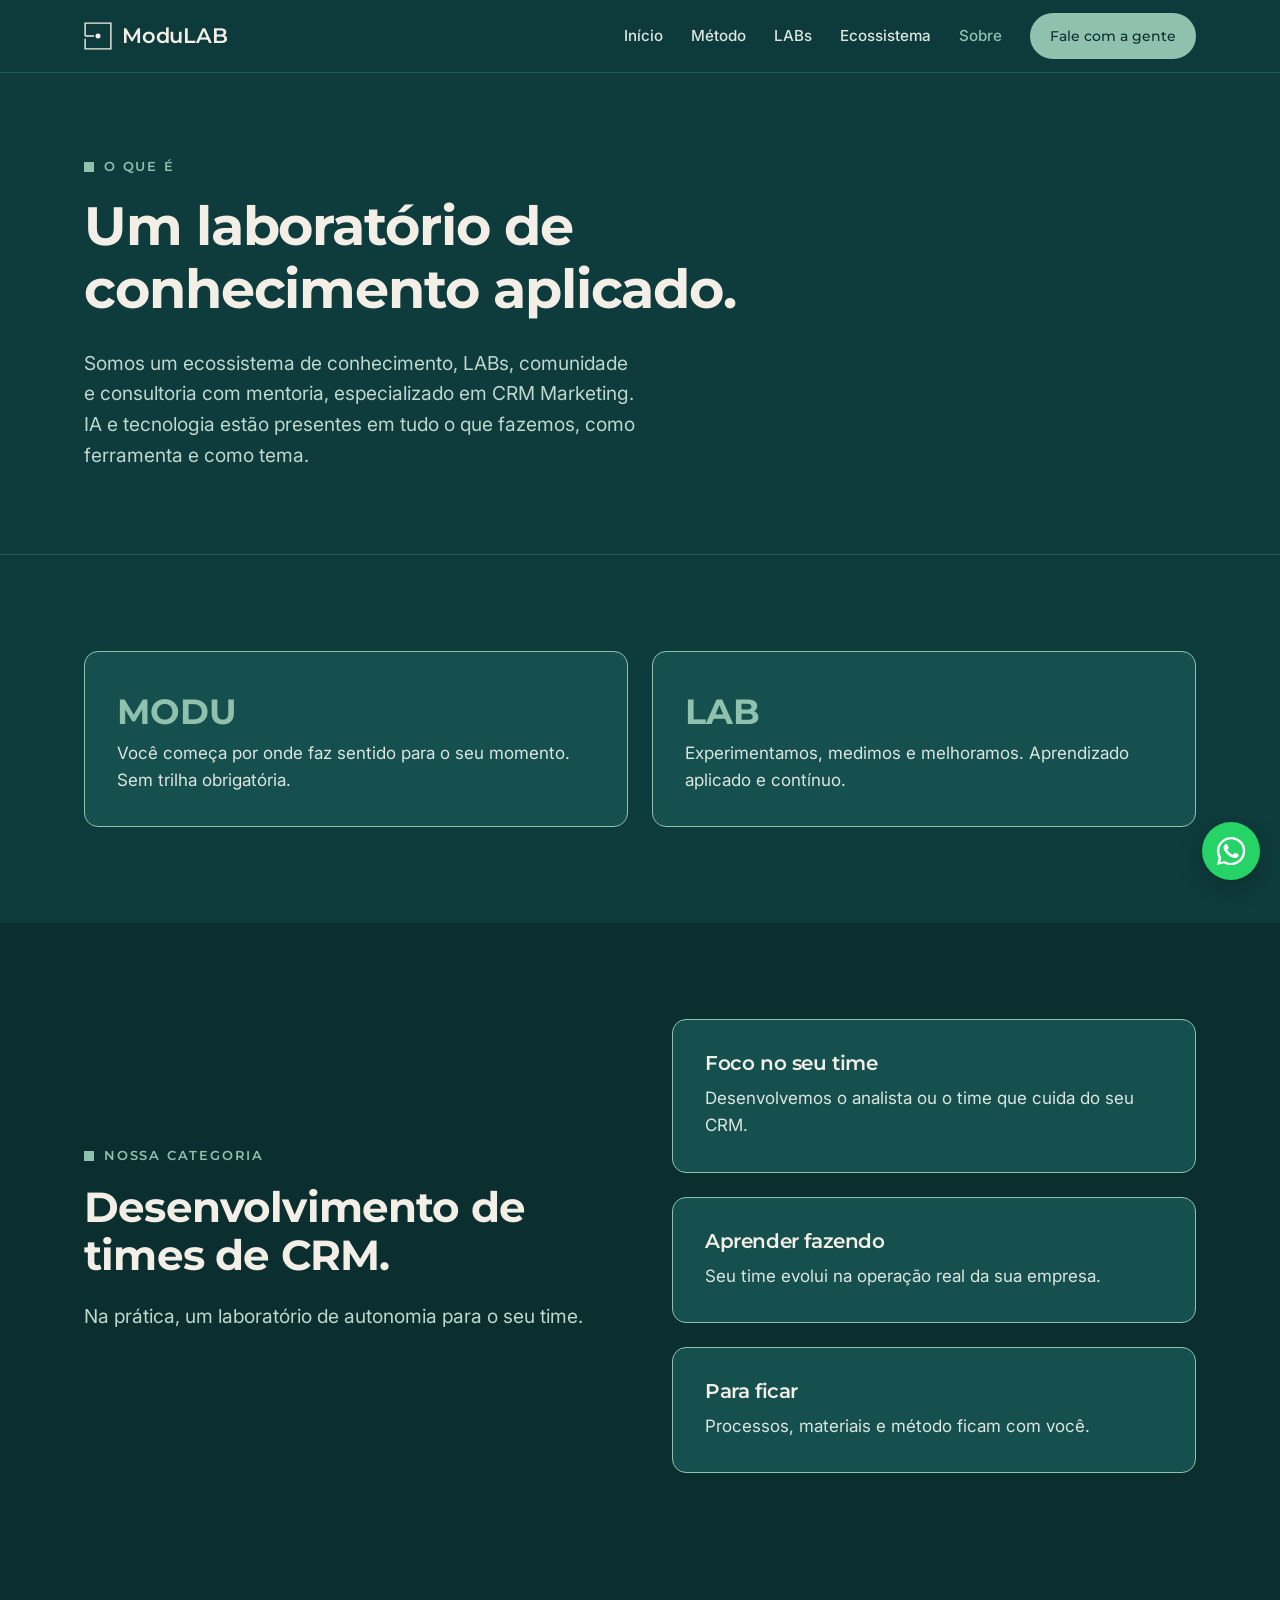
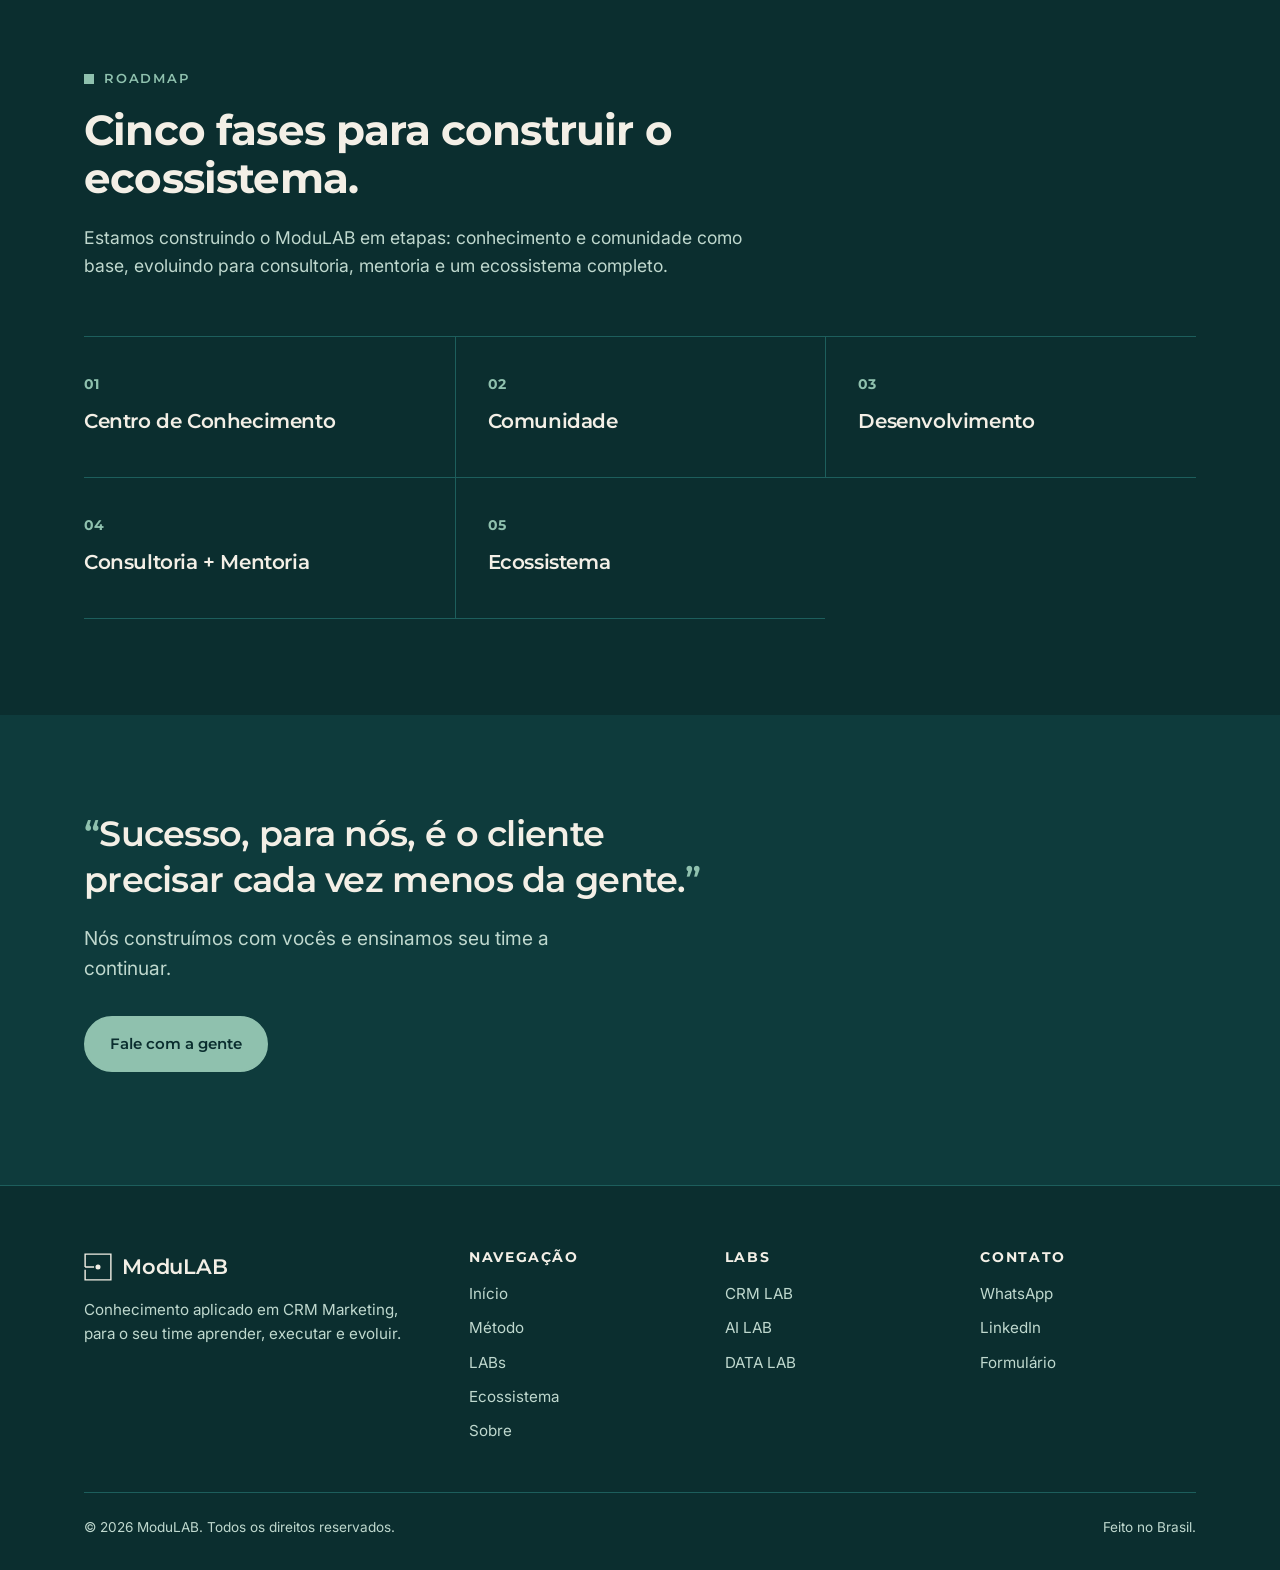
<file: sobre.html>
<!doctype html>
<html lang="pt-BR">
<head>
  <meta charset="utf-8">
  <meta name="viewport" content="width=device-width, initial-scale=1">
  <title>Sobre | ModuLAB</title>
  <meta name="description" content="O ModuLAB é um laboratório de conhecimento aplicado em CRM Marketing: conhecimento, LABs, comunidade e consultoria com mentoria.">
  <link rel="icon" href="assets/favicon.svg" type="image/svg+xml">
  <link rel="preconnect" href="https://fonts.googleapis.com">
  <link rel="preconnect" href="https://fonts.gstatic.com" crossorigin>
  <link href="https://fonts.googleapis.com/css2?family=Inter:wght@400;500;600&family=Montserrat:wght@600;700&display=swap" rel="stylesheet">
  <link rel="stylesheet" href="assets/style.css">
</head>
<body>
  <div data-header></div>

  <main>
    <section class="page-hero">
      <div class="wrap">
        <div class="eyebrow">O que é</div>
        <h1>Um laboratório de conhecimento aplicado.</h1>
        <p class="lead">Somos um ecossistema de conhecimento, LABs, comunidade e consultoria com mentoria, especializado em CRM Marketing. IA e tecnologia estão presentes em tudo o que fazemos, como ferramenta e como tema.</p>
      </div>
    </section>

    <section>
      <div class="wrap grid g2">
        <div class="card">
          <div class="lab-name" style="font-family:var(--font-head);font-size:2.2rem;font-weight:700;color:var(--accent)">MODU</div>
          <p>Você começa por onde faz sentido para o seu momento. Sem trilha obrigatória.</p>
        </div>
        <div class="card">
          <div class="lab-name" style="font-family:var(--font-head);font-size:2.2rem;font-weight:700;color:var(--accent)">LAB</div>
          <p>Experimentamos, medimos e melhoramos. Aprendizado aplicado e contínuo.</p>
        </div>
      </div>
    </section>

    <section class="paper">
      <div class="wrap split">
        <div>
          <div class="eyebrow">Nossa categoria</div>
          <h2>Desenvolvimento de times de CRM.</h2>
          <p class="lead">Na prática, um laboratório de autonomia para o seu time.</p>
        </div>
        <div class="grid">
          <div class="card"><h3>Foco no seu time</h3><p>Desenvolvemos o analista ou o time que cuida do seu CRM.</p></div>
          <div class="card"><h3>Aprender fazendo</h3><p>Seu time evolui na operação real da sua empresa.</p></div>
          <div class="card"><h3>Para ficar</h3><p>Processos, materiais e método ficam com você.</p></div>
        </div>
      </div>
    </section>

    <section class="dark">
      <div class="wrap">
        <div class="section-head">
          <div class="eyebrow">Roadmap</div>
          <h2>Cinco fases para construir o ecossistema.</h2>
          <p>Estamos construindo o ModuLAB em etapas: conhecimento e comunidade como base, evoluindo para consultoria, mentoria e um ecossistema completo.</p>
        </div>
        <div class="steps">
          <div class="step"><h3>Centro de Conhecimento</h3></div>
          <div class="step"><h3>Comunidade</h3></div>
          <div class="step"><h3>Desenvolvimento</h3></div>
          <div class="step"><h3>Consultoria + Mentoria</h3></div>
          <div class="step"><h3>Ecossistema</h3></div>
        </div>
      </div>
    </section>

    <section>
      <div class="wrap">
        <p class="quote">Sucesso, para nós, é o cliente precisar cada vez menos da gente.</p>
        <p class="lead" style="margin-top:20px">Nós construímos com vocês e ensinamos seu time a continuar.</p>
        <p style="margin-top:32px"><a class="btn" href="contato.html">Fale com a gente</a></p>
      </div>
    </section>
  </main>

  <div data-footer></div>
  <script src="assets/main.js"></script>
</body>
</html>
</file>
<file: assets/style.css>
:root {
  --petroleo: #0e3b3c;
  --petroleo-900: #0b2e2f;
  --petroleo-700: #15504f;
  --petroleo-100: #dce6df;
  --offwhite: #f3efe6;
  --paper: #faf8f3;
  --ink: #0b2e2f;
  --muted: #4a6260;
  --line: #d6dcd3;
  --accent: #8fc1ae;
  --sand: #c9b98f;
  --radius: 14px;
  --max: 1160px;
  --font-head: "Montserrat", system-ui, sans-serif;
  --font-body: "Inter", system-ui, sans-serif;
}

* { box-sizing: border-box; }
html { scroll-behavior: smooth; }
body {
  margin: 0;
  background: var(--offwhite);
  color: var(--ink);
  font-family: var(--font-body);
  font-size: 17px;
  line-height: 1.6;
  -webkit-font-smoothing: antialiased;
}
img, svg { max-width: 100%; display: block; }
a { color: inherit; }
h1, h2, h3, h4 { font-family: var(--font-head); line-height: 1.15; margin: 0 0 .5em; letter-spacing: -0.02em; }
h1 { font-size: clamp(2.3rem, 5.5vw, 4rem); font-weight: 700; }
h2 { font-size: clamp(1.8rem, 3.6vw, 2.6rem); font-weight: 700; }
h3 { font-size: 1.25rem; font-weight: 600; }
p { margin: 0 0 1em; }

.wrap { max-width: var(--max); margin: 0 auto; padding: 0 24px; }
.eyebrow {
  display: inline-flex; align-items: center; gap: 10px;
  font-family: var(--font-head); font-size: .8rem; font-weight: 600;
  letter-spacing: .14em; text-transform: uppercase; color: var(--petroleo-700);
  margin-bottom: 18px;
}
.eyebrow::before { content: ""; width: 10px; height: 10px; background: var(--accent); }
.lead { font-size: 1.2rem; color: var(--muted); max-width: 46ch; }

/* Header */
.site-header {
  position: sticky; top: 0; z-index: 50;
  background: rgba(243, 239, 230, .92);
  backdrop-filter: blur(10px);
  border-bottom: 1px solid var(--line);
}
.nav { display: flex; align-items: center; justify-content: space-between; height: 72px; }
.logo { display: flex; align-items: center; gap: 10px; text-decoration: none; font-family: var(--font-head); font-weight: 700; font-size: 1.3rem; color: var(--petroleo); }
.logo b { color: var(--ink); font-weight: 700; }
.logo-mark { width: 30px; height: 30px; }
.nav-links { display: flex; align-items: center; gap: 28px; list-style: none; margin: 0; padding: 0; }
.nav-links a { text-decoration: none; font-weight: 500; font-size: .95rem; color: var(--muted); }
.nav-links a:hover, .nav-links a[aria-current="page"] { color: var(--petroleo); }
.nav-toggle { display: none; background: none; border: 0; padding: 8px; cursor: pointer; color: var(--ink); }

/* Buttons */
.btn {
  display: inline-flex; align-items: center; justify-content: center; gap: 10px;
  padding: 14px 24px; border-radius: 999px; border: 2px solid var(--petroleo);
  background: var(--petroleo); color: var(--paper);
  font-family: var(--font-head); font-weight: 600; font-size: .95rem;
  text-decoration: none; cursor: pointer; transition: transform .15s, background .15s;
}
.btn:hover { background: var(--petroleo-900); border-color: var(--petroleo-900); transform: translateY(-1px); }
.btn.ghost { background: transparent; color: var(--petroleo); }
.btn.ghost:hover { background: var(--petroleo); color: var(--paper); }
.btn.light { background: var(--paper); color: var(--petroleo); border-color: var(--paper); }
.btn.light:hover { background: var(--accent); border-color: var(--accent); color: var(--ink); }
.btn.sm { padding: 10px 18px; font-size: .88rem; }
.btn svg { width: 18px; height: 18px; }

/* Sections */
section { padding: 96px 0; }
.section-head { max-width: 680px; margin-bottom: 56px; }
.section-head p { color: var(--muted); font-size: 1.1rem; }
.dark { background: var(--petroleo); color: var(--offwhite); }
.dark .eyebrow { color: var(--accent); }
.dark .section-head p, .dark .lead { color: #bfd8ce; }
.paper { background: var(--paper); }

/* Hero */
.hero { padding: 88px 0 96px; overflow: hidden; }
.hero-grid { display: grid; grid-template-columns: 1.15fr .85fr; gap: 56px; align-items: center; }
.hero h1 span { color: var(--petroleo); }
.hero .actions { display: flex; flex-wrap: wrap; gap: 14px; margin-top: 32px; }
.hero-art { aspect-ratio: 1; }
.page-hero { padding: 80px 0 64px; border-bottom: 1px solid var(--line); }
.page-hero h1 { font-size: clamp(2.1rem, 4.6vw, 3.4rem); max-width: 18ch; }

/* Grids & cards */
.grid { display: grid; gap: 24px; }
.g2 { grid-template-columns: repeat(2, 1fr); }
.g3 { grid-template-columns: repeat(3, 1fr); }
.g4 { grid-template-columns: repeat(4, 1fr); }
.card {
  background: var(--paper); border: 1px solid var(--line); border-radius: var(--radius);
  padding: 32px; position: relative;
}
.card p { color: var(--muted); margin: 0; }
.dark .card { background: var(--petroleo-900); border-color: #1d5e5c; }
.dark .card p { color: #bfd8ce; }
.card .icon {
  width: 48px; height: 48px; border-radius: 10px; background: var(--petroleo-100);
  color: var(--petroleo); display: grid; place-items: center; margin-bottom: 20px;
}
.card .icon svg { width: 24px; height: 24px; }
.tag {
  display: inline-block; font-family: var(--font-head); font-size: .75rem; font-weight: 600;
  letter-spacing: .08em; text-transform: uppercase; padding: 5px 10px; border-radius: 6px;
  background: var(--petroleo-100); color: var(--petroleo);
}

/* Stats / problem strip */
.strip { display: grid; grid-template-columns: repeat(3, 1fr); border-top: 1px solid var(--line); border-bottom: 1px solid var(--line); }
.strip > div { padding: 36px 28px; border-right: 1px solid var(--line); }
.strip > div:last-child { border-right: 0; }
.strip strong { display: block; font-family: var(--font-head); font-size: 1.15rem; margin-bottom: 6px; }
.strip p { color: var(--muted); margin: 0; font-size: .97rem; }

/* Method steps */
.steps { display: grid; grid-template-columns: repeat(3, 1fr); gap: 0; counter-reset: step; border-top: 1px solid #1d5e5c; }
.dark .steps .step { border-color: #1d5e5c; }
.step { padding: 36px 32px 36px 0; border-bottom: 1px solid var(--line); }
.steps .step:not(:nth-child(3n+1)) { padding-left: 32px; border-left: 1px solid var(--line); }
.dark .steps .step:not(:nth-child(3n+1)) { border-left-color: #1d5e5c; }
.step::before {
  counter-increment: step; content: "0" counter(step);
  display: block; font-family: var(--font-head); font-weight: 700; font-size: .9rem;
  color: var(--accent); margin-bottom: 14px;
}
.step h3 { margin-bottom: 8px; }
.step p { margin: 0; color: var(--muted); }
.dark .step p { color: #bfd8ce; }

/* Method detailed list */
.method-list { display: grid; gap: 0; }
.method-item { display: grid; grid-template-columns: 120px 1fr 1fr; gap: 32px; padding: 40px 0; border-top: 1px solid var(--line); }
.method-item .num { font-family: var(--font-head); font-size: 3rem; font-weight: 700; color: var(--petroleo); line-height: 1; }
.method-item ul { margin: 0; padding-left: 18px; color: var(--muted); }
.method-item li { margin-bottom: 6px; }

/* LABs */
.lab { display: flex; flex-direction: column; gap: 14px; }
.lab .lab-name { font-family: var(--font-head); font-size: 2rem; font-weight: 700; color: var(--petroleo); }
.dark .lab .lab-name { color: var(--paper); }
.lab ul { margin: 6px 0 0; padding-left: 18px; color: var(--muted); }
.dark .lab ul { color: #bfd8ce; }
.lab-block { display: grid; grid-template-columns: .9fr 1.1fr; gap: 56px; padding: 64px 0; border-top: 1px solid var(--line); align-items: start; }
.lab-block:first-of-type { border-top: 0; padding-top: 0; }
.lab-block .lab-badge { font-family: var(--font-head); font-weight: 700; font-size: clamp(3rem, 8vw, 5.5rem); line-height: 1; color: var(--petroleo); letter-spacing: -0.04em; }
.lab-block .lab-badge small { display: block; font-size: 1rem; letter-spacing: .12em; text-transform: uppercase; color: var(--muted); margin-top: 12px; }

/* Programs */
.program { display: flex; flex-direction: column; }
.program .duration { font-family: var(--font-head); font-size: 2.4rem; font-weight: 700; color: var(--petroleo); line-height: 1; margin: 16px 0 4px; }
.program .duration small { font-size: 1rem; font-weight: 600; color: var(--muted); }
.program ul { list-style: none; padding: 0; margin: 20px 0 28px; flex: 1; }
.program li { padding: 9px 0 9px 28px; border-top: 1px solid var(--line); position: relative; font-size: .95rem; color: var(--muted); }
.program li::before { content: ""; position: absolute; left: 0; top: 16px; width: 10px; height: 10px; background: var(--petroleo); }
.program.featured { background: var(--petroleo); color: var(--offwhite); border-color: var(--petroleo); }
.program.featured .duration, .program.featured h3 { color: var(--paper); }
.program.featured .duration small, .program.featured p, .program.featured li { color: #bfd8ce; }
.program.featured li { border-top-color: #1d5e5c; }
.program.featured li::before { background: var(--accent); }
.program.featured .tag { background: var(--accent); color: var(--ink); }

/* Audience */
.audience { display: flex; flex-wrap: wrap; gap: 10px; margin-top: 24px; }
.audience span { padding: 10px 18px; border: 1px solid var(--line); border-radius: 999px; background: var(--paper); font-weight: 500; font-size: .95rem; }

/* Split */
.split { display: grid; grid-template-columns: 1fr 1fr; gap: 64px; align-items: center; }

/* FAQ */
.faq details { border-top: 1px solid var(--line); padding: 22px 0; }
.faq details:last-child { border-bottom: 1px solid var(--line); }
.faq summary { cursor: pointer; font-family: var(--font-head); font-weight: 600; font-size: 1.1rem; list-style: none; display: flex; justify-content: space-between; gap: 20px; }
.faq summary::-webkit-details-marker { display: none; }
.faq summary::after { content: "+"; font-size: 1.5rem; line-height: 1; color: var(--petroleo); }
.faq details[open] summary::after { content: "–"; }
.faq details p { margin: 14px 0 0; color: var(--muted); max-width: 70ch; }

/* CTA */
.cta { background: var(--petroleo); color: var(--offwhite); border-radius: 24px; padding: 64px; display: grid; grid-template-columns: 1.4fr 1fr; gap: 40px; align-items: center; position: relative; overflow: hidden; }
.cta h2 { color: var(--paper); margin-bottom: 12px; }
.cta p { color: #bfd8ce; margin: 0; }
.cta .actions { display: flex; justify-content: flex-end; flex-wrap: wrap; gap: 12px; position: relative; z-index: 1; }
.cta-shapes { position: absolute; right: -40px; top: -40px; width: 260px; opacity: .18; }

/* Form */
.form { display: grid; gap: 18px; }
.form .row { display: grid; grid-template-columns: 1fr 1fr; gap: 18px; }
.form label { display: grid; gap: 6px; font-weight: 600; font-size: .9rem; }
.form input, .form select, .form textarea {
  font: inherit; font-weight: 400; padding: 13px 15px; border: 1px solid var(--line);
  border-radius: 10px; background: var(--paper); color: var(--ink); width: 100%;
}
.form input:focus, .form select:focus, .form textarea:focus { outline: 2px solid var(--petroleo); outline-offset: 1px; border-color: var(--petroleo); }
.form textarea { min-height: 120px; resize: vertical; }
.form .hint { font-size: .85rem; color: var(--muted); font-weight: 400; }
.contact-side { display: grid; gap: 20px; }

/* Footer */
.site-footer { background: var(--petroleo-900); color: #bfd8ce; padding: 64px 0 32px; font-size: .95rem; }
.footer-grid { display: grid; grid-template-columns: 1.6fr 1fr 1fr 1fr; gap: 40px; margin-bottom: 48px; }
.site-footer .logo { color: var(--paper); margin-bottom: 14px; }
.site-footer .logo b { color: var(--accent); }
.site-footer h4 { color: var(--paper); font-size: .85rem; letter-spacing: .12em; text-transform: uppercase; margin-bottom: 16px; }
.site-footer ul { list-style: none; padding: 0; margin: 0; display: grid; gap: 10px; }
.site-footer a { text-decoration: none; }
.site-footer a:hover { color: var(--accent); }
.footer-bottom { border-top: 1px solid #1d5e5c; padding-top: 24px; display: flex; justify-content: space-between; flex-wrap: wrap; gap: 12px; font-size: .85rem; }

/* WhatsApp float */
.wa-float {
  position: fixed; right: 20px; bottom: 20px; z-index: 60; width: 58px; height: 58px; border-radius: 50%;
  background: #25d366; color: #fff; display: grid; place-items: center;
  box-shadow: 0 8px 24px rgba(0, 0, 0, .2); transition: transform .15s;
}
.wa-float:hover { transform: scale(1.06); }
.wa-float svg { width: 30px; height: 30px; }

/* Responsive */
@media (max-width: 960px) {
  .hero-grid, .split, .cta, .lab-block { grid-template-columns: 1fr; }
  .hero-art { max-width: 380px; }
  .g3, .g4 { grid-template-columns: repeat(2, 1fr); }
  .steps { grid-template-columns: repeat(2, 1fr); }
  .steps .step, .steps .step:not(:nth-child(3n+1)) { padding: 32px 24px 32px 0; border-left: 0; }
  .steps .step:nth-child(even) { padding-left: 24px; border-left: 1px solid var(--line); }
  .dark .steps .step:nth-child(even) { border-left-color: #1d5e5c; }
  .method-item { grid-template-columns: 80px 1fr; }
  .method-item > :last-child { grid-column: 2; }
  .footer-grid { grid-template-columns: 1fr 1fr; }
  .cta .actions { justify-content: flex-start; }
}
@media (max-width: 760px) {
  body { font-size: 16px; }
  .wrap { padding: 0 16px; }
  section { padding: 64px 0; }
  .nav-toggle { display: block; }
  .nav-links {
    display: none; position: absolute; top: 72px; left: 0; right: 0; flex-direction: column; align-items: stretch;
    gap: 0; background: var(--offwhite); border-bottom: 1px solid var(--line); padding: 8px 16px 20px;
  }
  .nav-links.open { display: flex; }
  .nav-links li a { display: block; padding: 12px 0; }
  .nav-links .btn { margin-top: 8px; width: 100%; }
  .g2, .g3, .g4, .strip, .form .row { grid-template-columns: 1fr; }
  .strip > div { border-right: 0; border-bottom: 1px solid var(--line); padding: 24px 0; }
  .strip > div:last-child { border-bottom: 0; }
  .steps { grid-template-columns: 1fr; }
  .steps .step, .steps .step:nth-child(even) { padding: 28px 0; border-left: 0; }
  .method-item { grid-template-columns: 1fr; gap: 12px; }
  .method-item > :last-child { grid-column: auto; }
  .card { padding: 24px; }
  .cta { padding: 40px 24px; }
  .footer-grid { grid-template-columns: 1fr; }
  .hero { padding: 56px 0 64px; }
}

/* ===== Identidade ModuLAB ===== */
.logo { font-weight: 600; letter-spacing: -0.01em; color: var(--petroleo); }
.logo-mark { width: 28px; height: 28px; }
.site-footer .logo { color: var(--offwhite); }

.hero-mark { color: var(--petroleo); }
.hero-mark .dot { fill: var(--accent); }

/* Posicionamento: nem agência, nem curso, nem consultoria */
.compare { display: grid; grid-template-columns: repeat(4, 1fr); gap: 16px; }
.compare .card h3 { margin-bottom: 10px; }
.compare .card.us { background: var(--petroleo); border-color: var(--petroleo); }
.compare .card.us h3 { color: var(--accent); }
.compare .card.us p { color: var(--offwhite); }
.compare .card:not(.us) h3 { color: var(--muted); text-decoration: line-through; text-decoration-color: var(--accent); text-decoration-thickness: 2px; }

/* Ciclo de aprendizado */
.cycle { display: flex; flex-wrap: wrap; gap: 10px; align-items: center; margin-top: 28px; }
.cycle span { padding: 10px 18px; border-radius: 999px; border: 1px solid var(--accent); font-family: var(--font-head); font-weight: 600; font-size: .95rem; }
.dark .cycle span { color: var(--offwhite); }
.cycle i { color: var(--accent); font-style: normal; }

/* Citação */
.quote { font-family: var(--font-head); font-weight: 600; font-size: clamp(1.5rem, 3vw, 2.2rem); line-height: 1.3; max-width: 26ch; letter-spacing: -0.02em; margin: 0; }
.quote::before { content: "“"; color: var(--accent); }
.quote::after { content: "”"; color: var(--accent); }

/* Duas colunas: seu time / ModuLAB */
.duo { display: grid; grid-template-columns: 1fr auto 1fr; gap: 24px; align-items: stretch; }
.duo .plus { align-self: center; font-family: var(--font-head); font-size: 2.5rem; font-weight: 700; color: var(--accent); }
.duo ul { list-style: none; padding: 0; margin: 16px 0 0; }
.duo li { padding: 10px 0 10px 26px; border-top: 1px solid var(--line); position: relative; color: var(--muted); }
.duo li::before { content: ""; position: absolute; left: 0; top: 19px; width: 9px; height: 9px; border-radius: 50%; background: var(--accent); }

@media (max-width: 960px) {
  .compare { grid-template-columns: repeat(2, 1fr); }
  .duo { grid-template-columns: 1fr; }
  .duo .plus { justify-self: center; }
}
@media (max-width: 760px) {
  .compare { grid-template-columns: 1fr; }
}

/* ===== Tema escuro, igual à apresentação (fundo verde) ===== */
:root {
  --bg: #0e3b3c;        /* fundo dos slides */
  --bg-alt: #0b2e2f;    /* seções alternadas */
  --surface: #15504f;   /* cartões */
  --text: #f3efe6;
  --text-soft: #dce6df;
  --muted: #bfd8ce;
  --line: #1d5e5c;
}
body { background: var(--bg); color: var(--text); }
.paper, .dark { background: var(--bg-alt); color: var(--text); }
.eyebrow, .dark .eyebrow { color: var(--accent); }
.lead, .section-head p, .dark .lead, .dark .section-head p { color: var(--muted); }
.hero h1 span { color: var(--accent); }
.page-hero { border-bottom-color: var(--line); }

/* Topo */
.site-header { background: rgba(14, 59, 60, .92); border-bottom-color: var(--line); }
.logo, .site-footer .logo { color: var(--text); }
.nav-links a { color: var(--text-soft); }
.nav-links a:hover, .nav-links a[aria-current="page"] { color: var(--accent); }
.nav-toggle { color: var(--text); }
.nav-links a.btn, .nav-links a.btn:hover { color: var(--bg-alt); }

/* Botões */
.btn { background: var(--accent); border-color: var(--accent); color: var(--bg-alt); }
.btn:hover { background: var(--text); border-color: var(--text); color: var(--bg-alt); }
.btn.ghost { background: transparent; border-color: var(--text-soft); color: var(--text); }
.btn.ghost:hover { background: var(--text); border-color: var(--text); color: var(--bg-alt); }
.btn.light { background: var(--text); border-color: var(--text); color: var(--bg-alt); }
.btn.light:hover { background: var(--accent); border-color: var(--accent); color: var(--bg-alt); }

/* Cartões: verde mais claro com contorno menta, como nos slides */
.card, .dark .card { background: var(--surface); border: 1.5px solid var(--accent); }
.card h3 { color: var(--text); }
.card p, .dark .card p { color: var(--text-soft); }
.card .icon { background: rgba(143, 193, 174, .16); color: var(--accent); }
.tag { background: var(--accent); color: var(--bg-alt); }
.lab .lab-name, .dark .lab .lab-name { color: var(--text); }
.lab-block { border-top-color: var(--line); }
.lab-block .lab-badge { color: var(--accent); }
.lab-block .lab-badge small { color: var(--muted); }
.method-item { border-top-color: var(--line); }
.method-item .num { color: var(--accent); }
.method-item p, .method-item ul { color: var(--text-soft); }
.step { border-bottom-color: var(--line); }
.steps .step:not(:nth-child(3n+1)), .steps .step:nth-child(even) { border-left-color: var(--line); }
.step p { color: var(--text-soft); }

/* Posicionamento */
.compare .card:not(.us) h3 { color: var(--muted); }
.compare .card.us { background: var(--accent); border-color: var(--accent); }
.compare .card.us h3, .compare .card.us p { color: var(--bg-alt); }

/* Seu time + ModuLAB */
.duo li { border-top-color: var(--line); color: var(--text-soft); }
.quote { color: var(--text); }
.cycle span { color: var(--text); }
.hero-mark { color: var(--text); }

/* Chamada final */
.cta { background: var(--surface); border: 1.5px solid var(--accent); }
.cta h2 { color: var(--text); }
.cta p { color: var(--text-soft); }

/* Formulário */
.form input, .form select, .form textarea { background: var(--bg-alt); border-color: var(--line); color: var(--text); }
.form select option { background: var(--bg-alt); color: var(--text); }
.form input:focus, .form select:focus, .form textarea:focus { outline-color: var(--accent); border-color: var(--accent); }
.form .hint { color: var(--muted); }

/* Rodapé */
.site-footer { background: var(--bg-alt); border-top: 1px solid var(--line); color: var(--muted); }
.site-footer h4 { color: var(--text); }
.footer-bottom { border-top-color: var(--line); }

@media (max-width: 760px) {
  .nav-links { background: var(--bg); border-bottom-color: var(--line); }
  .strip > div { border-bottom-color: var(--line); }
}
</file>
